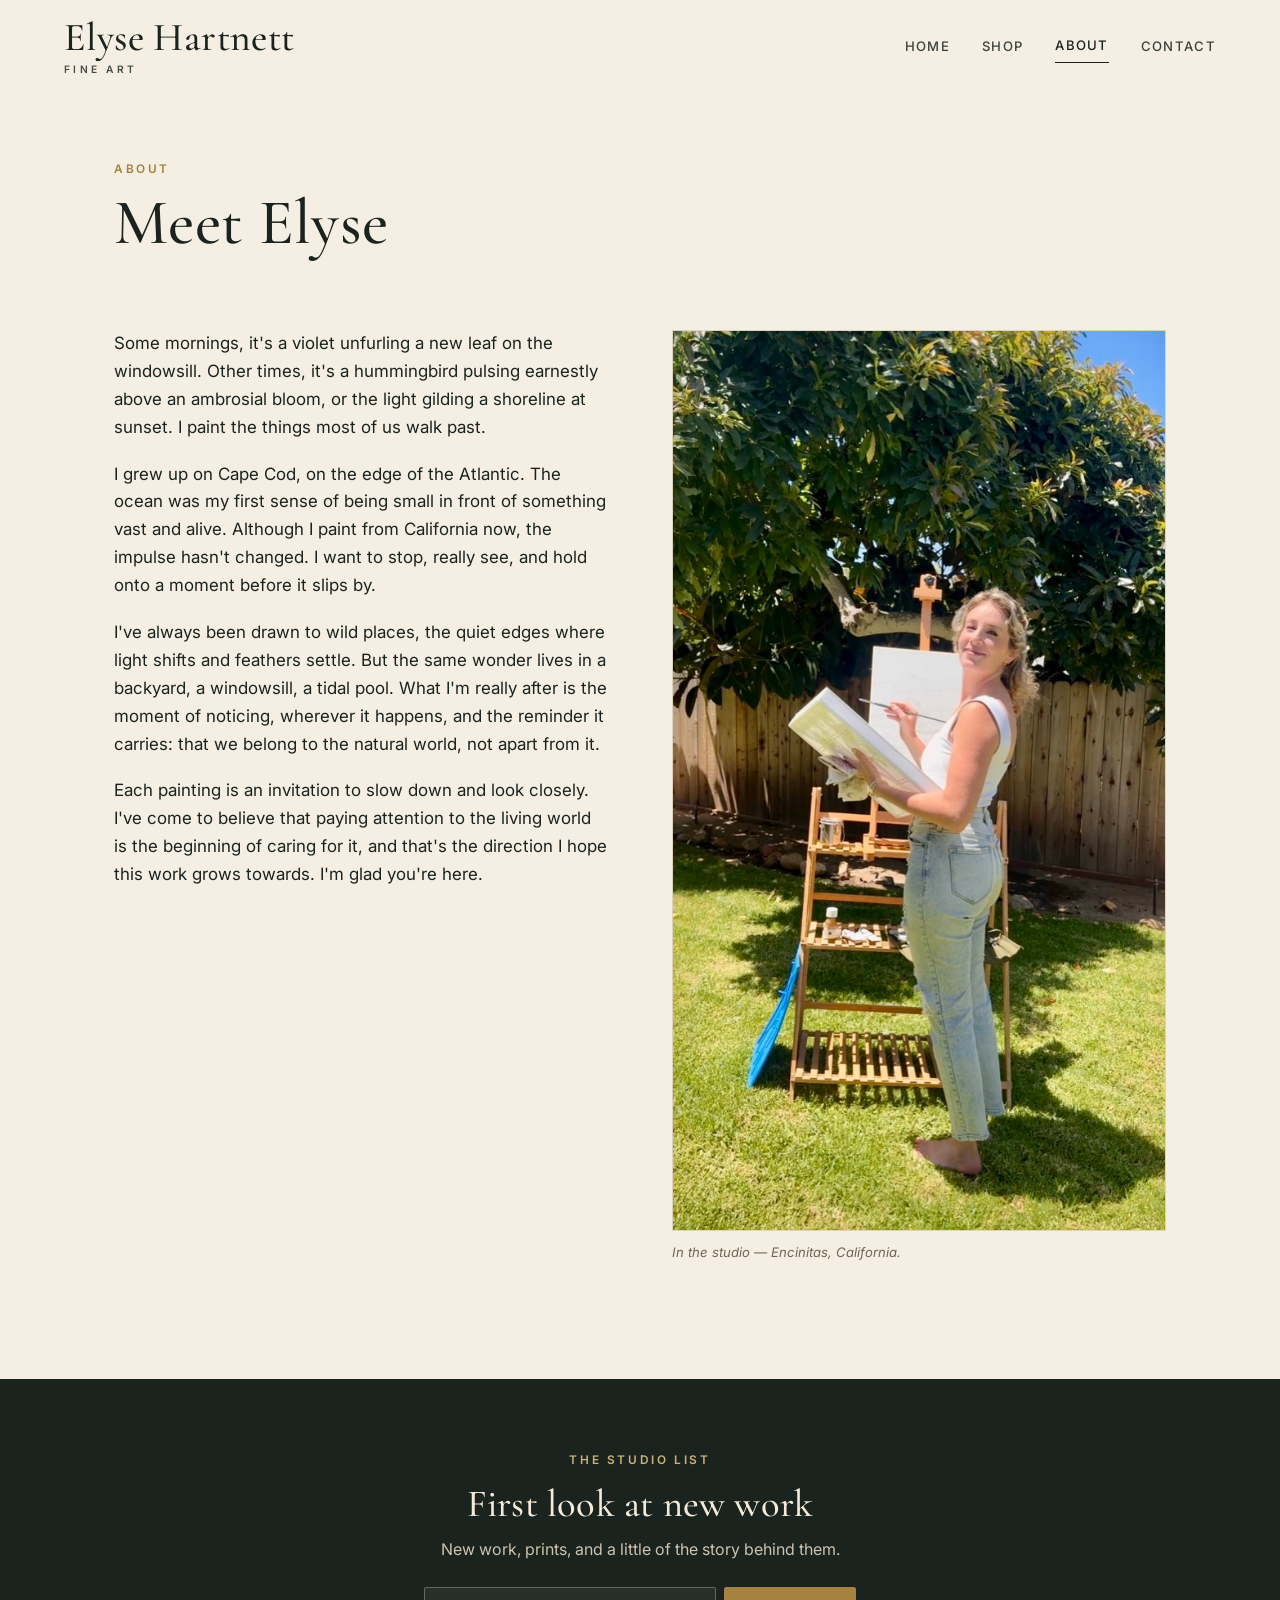
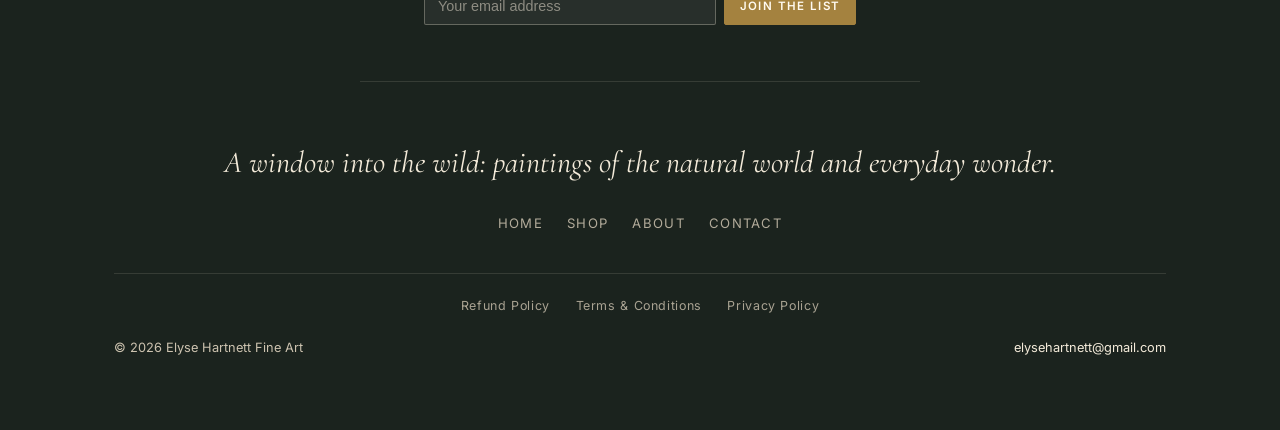
<file: about.html>
<!DOCTYPE html>
<html lang="en">
<head>
  <meta charset="UTF-8" />
  <meta name="viewport" content="width=device-width, initial-scale=1.0" />
  <title>About — Elyse Hartnett Fine Art</title>
  <meta name="description" content="Elyse Hartnett is a San Diego painter of the natural world and everyday wonder. Oil and watercolor work, and a window into the wild." />
  <link rel="canonical" href="https://elysehartnett.com/about" />
  <link rel="preconnect" href="https://fonts.googleapis.com" />
  <link rel="preconnect" href="https://fonts.gstatic.com" crossorigin />
  <link href="https://fonts.googleapis.com/css2?family=Cormorant+Garamond:ital,wght@0,400;0,500;0,600;1,400;1,500&family=Inter:wght@400;500;600&display=swap" rel="stylesheet" />
  <link rel="stylesheet" href="assets/css/style.css" />
</head>
<body>

  <header class="nav nav--light" id="nav">
    <a class="nav__brand" href="index.html">
      <span class="nav__brand-name">Elyse Hartnett</span>
      <span class="nav__brand-sub">Fine Art</span>
    </a>
    <button class="nav__toggle" id="navToggle" aria-label="Menu" aria-expanded="false"><span></span><span></span><span></span></button>
    <nav class="nav__links" id="navLinks">
      <a href="index.html">Home</a>
      <a href="shop.html">Shop</a>
      <a href="about.html" class="is-active">About</a>
      <a href="contact.html">Contact</a>
    </nav>
  </header>

  <section class="pagehead wrap">
    <p class="eyebrow">About</p>
    <h1>Meet Elyse</h1>
  </section>

  <section class="section" style="padding-top: clamp(1rem,2vw,2rem)">
    <div class="wrap about-grid">
      <div class="prose">
        <p>Some mornings, it's a violet unfurling a new leaf on the windowsill. Other times, it's a hummingbird pulsing earnestly above an ambrosial bloom, or the light gilding a shoreline at sunset. I paint the things most of us walk past.</p>

        <p>I grew up on Cape Cod, on the edge of the Atlantic. The ocean was my first sense of being small in front of something vast and alive. Although I paint from California now, the impulse hasn't changed. I want to stop, really see, and hold onto a moment before it slips by.</p>

        <p>I've always been drawn to wild places, the quiet edges where light shifts and feathers settle. But the same wonder lives in a backyard, a windowsill, a tidal pool. What I'm really after is the moment of noticing, wherever it happens, and the reminder it carries: that we belong to the natural world, not apart from it.</p>

        <p>Each painting is an invitation to slow down and look closely. I've come to believe that paying attention to the living world is the beginning of caring for it, and that's the direction I hope this work grows towards. I'm glad you're here.</p>
      </div>

      <figure class="about-figure">
        <img src="assets/img/web/elyse-painting.jpg" alt="Elyse Hartnett painting at an easel in her garden" />
        <figcaption>In the studio — Encinitas, California.</figcaption>
      </figure>
    </div>
  </section>

  <footer class="footer">
    <div class="wrap">
      <div class="footer__cta">
        <span class="eyebrow on-dark">The studio list</span>
        <h3 class="footer__cta-title">First look at new work</h3>
        <p class="footer__cta-sub">New work, prints, and a little of the story behind them.</p>
        <form class="footer__signup" name="newsletter" method="POST" data-netlify="true" netlify-honeypot="bot-field" data-confirm="You're on the list — thank you.">
          <input type="hidden" name="form-name" value="newsletter" />
          <p hidden><label>Don't fill this out: <input name="bot-field" /></label></p>
          <div class="footer__signup-row">
            <input id="f-email" type="email" name="email" placeholder="Your email address" required aria-label="Your email" />
            <button class="btn" type="submit">Join the list</button>
          </div>
        </form>
      </div>
      <div class="footer__top">
        <p class="footer__brandline">A window into the wild: paintings of the natural world and everyday wonder.</p>
        <nav class="footer__nav">
          <a href="index.html">Home</a>
          <a href="shop.html">Shop</a>
          <a href="about.html">About</a>
          <a href="contact.html">Contact</a>
        </nav>
      </div>
      <div class="footer__legal">
        <a href="refund.html">Refund Policy</a>
        <a href="terms.html">Terms &amp; Conditions</a>
        <a href="privacy.html">Privacy Policy</a>
      </div>
      <div class="footer__bottom">
        <span>&copy; 2026 Elyse Hartnett Fine Art</span>
        <a href="mailto:elysehartnett@gmail.com">elysehartnett@gmail.com</a>
      </div>
    </div>
  </footer>

  <script src="assets/js/main.js"></script>
</body>
</html>
</file>
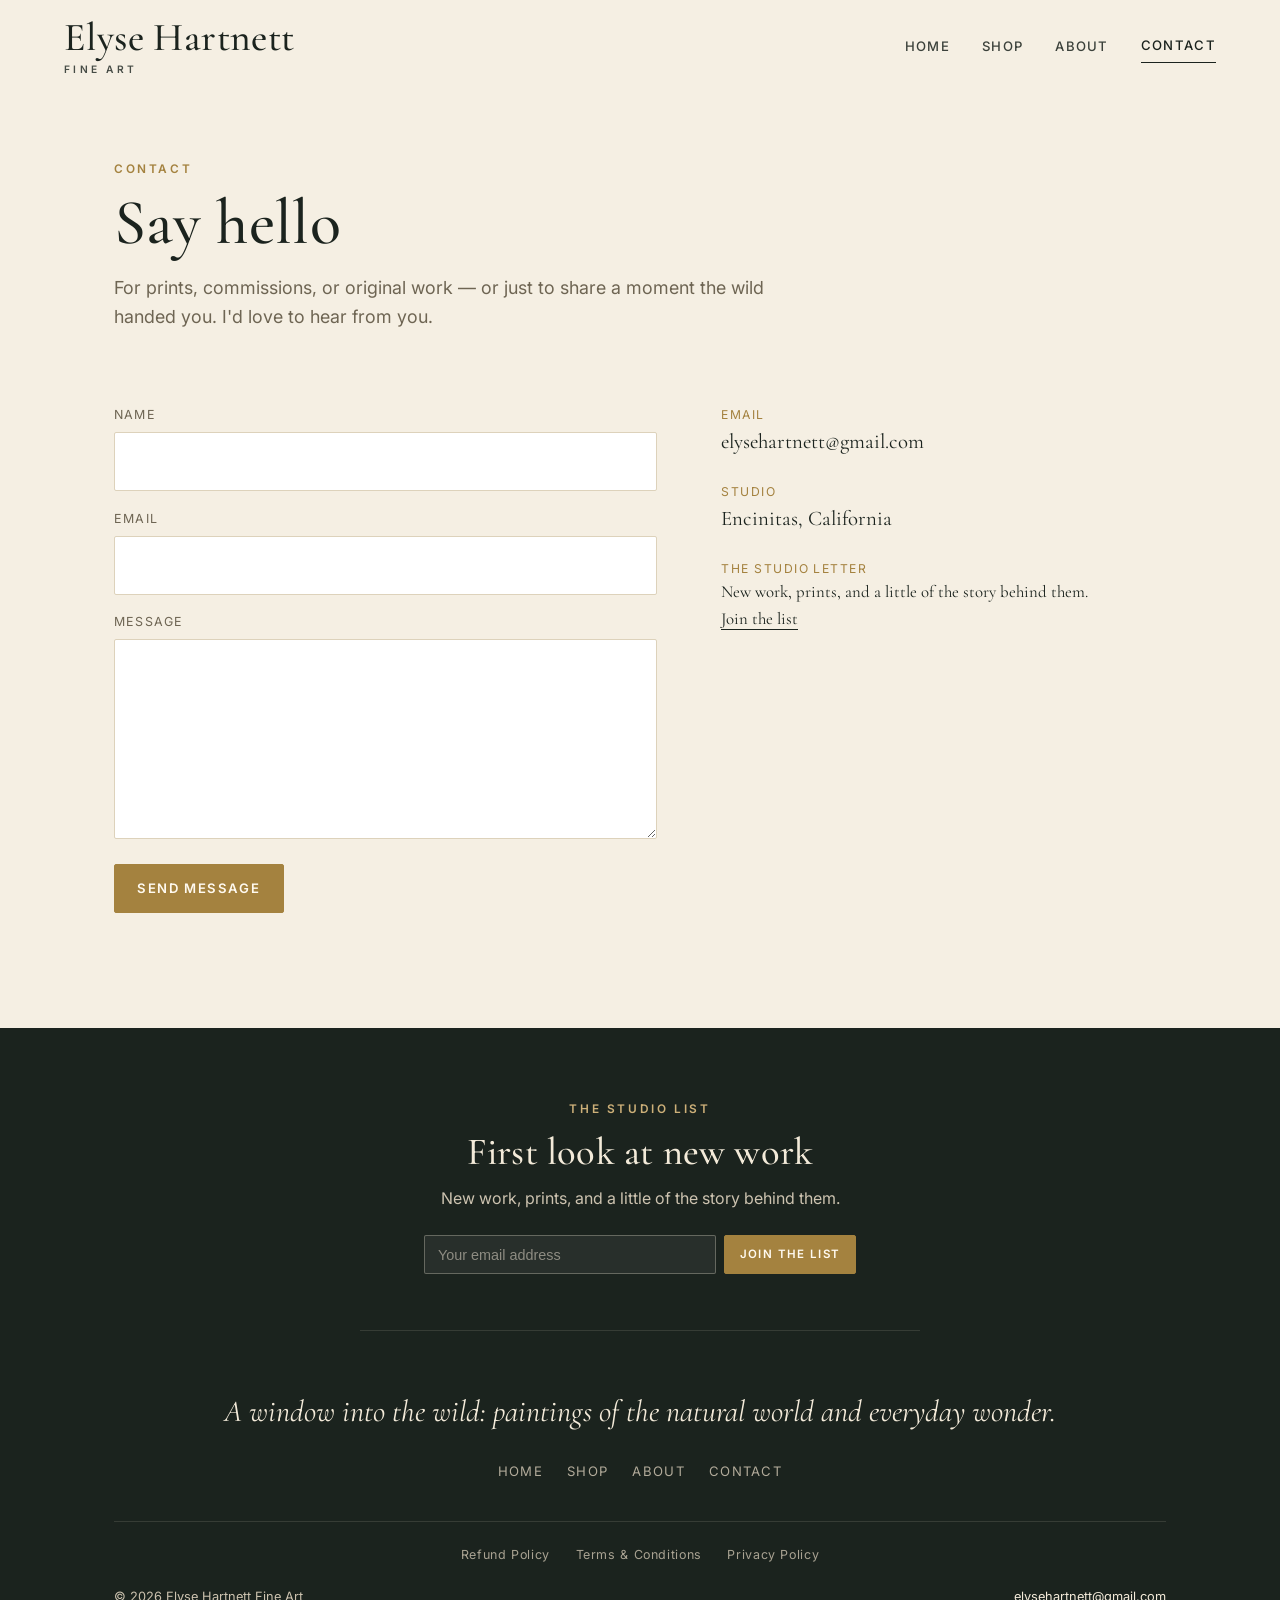
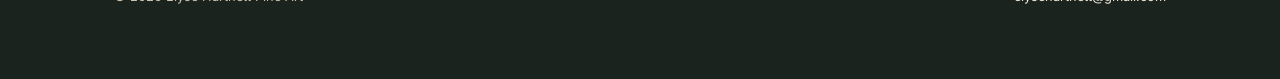
<file: contact.html>
<!DOCTYPE html>
<html lang="en">
<head>
  <meta charset="UTF-8" />
  <meta name="viewport" content="width=device-width, initial-scale=1.0" />
  <title>Contact — Elyse Hartnett Fine Art</title>
  <meta name="description" content="Get in touch with San Diego artist Elyse Hartnett about prints, commissions, or original work." />
  <link rel="canonical" href="https://elysehartnett.com/contact" />
  <link rel="preconnect" href="https://fonts.googleapis.com" />
  <link rel="preconnect" href="https://fonts.gstatic.com" crossorigin />
  <link href="https://fonts.googleapis.com/css2?family=Cormorant+Garamond:ital,wght@0,400;0,500;0,600;1,400;1,500&family=Inter:wght@400;500;600&display=swap" rel="stylesheet" />
  <link rel="stylesheet" href="assets/css/style.css" />
</head>
<body>

  <header class="nav nav--light" id="nav">
    <a class="nav__brand" href="index.html">
      <span class="nav__brand-name">Elyse Hartnett</span>
      <span class="nav__brand-sub">Fine Art</span>
    </a>
    <button class="nav__toggle" id="navToggle" aria-label="Menu" aria-expanded="false"><span></span><span></span><span></span></button>
    <nav class="nav__links" id="navLinks">
      <a href="index.html">Home</a>
      <a href="shop.html">Shop</a>
      <a href="about.html">About</a>
      <a href="contact.html" class="is-active">Contact</a>
    </nav>
  </header>

  <section class="pagehead wrap">
    <p class="eyebrow">Contact</p>
    <h1>Say hello</h1>
    <p class="lede">For prints, commissions, or original work — or just to share a moment the wild handed you. I'd love to hear from you.</p>
  </section>

  <section class="section" style="padding-top: clamp(1rem,2vw,2rem)">
    <div class="wrap contact-grid">
      <form name="contact" method="POST" data-netlify="true" netlify-honeypot="bot-field" data-confirm="Thank you — your note has landed. I'll write back soon.">
        <input type="hidden" name="form-name" value="contact" />
        <p hidden><label>Don't fill this out: <input name="bot-field" /></label></p>
        <div class="field">
          <label for="name">Name</label>
          <input id="name" type="text" name="name" required />
        </div>
        <div class="field">
          <label for="email">Email</label>
          <input id="email" type="email" name="email" required />
        </div>
        <div class="field">
          <label for="message">Message</label>
          <textarea id="message" name="message" rows="6" required></textarea>
        </div>
        <button class="btn" type="submit">Send message</button>
      </form>

      <aside>
        <div class="contact-detail">
          <p class="k">Email</p>
          <p class="v"><a href="mailto:elysehartnett@gmail.com">elysehartnett@gmail.com</a></p>
        </div>
        <div class="contact-detail">
          <p class="k">Studio</p>
          <p class="v">Encinitas, California</p>
        </div>
        <div class="contact-detail">
          <p class="k">The studio letter</p>
          <p class="v" style="font-size:1.05rem;line-height:1.6">New work, prints, and a little of the story behind them.<br /><a href="index.html#signup" style="border-bottom:1px solid currentColor">Join the list</a></p>
        </div>
      </aside>
    </div>
  </section>

  <footer class="footer">
    <div class="wrap">
      <div class="footer__cta">
        <span class="eyebrow on-dark">The studio list</span>
        <h3 class="footer__cta-title">First look at new work</h3>
        <p class="footer__cta-sub">New work, prints, and a little of the story behind them.</p>
        <form class="footer__signup" name="newsletter" method="POST" data-netlify="true" netlify-honeypot="bot-field" data-confirm="You're on the list — thank you.">
          <input type="hidden" name="form-name" value="newsletter" />
          <p hidden><label>Don't fill this out: <input name="bot-field" /></label></p>
          <div class="footer__signup-row">
            <input id="f-email" type="email" name="email" placeholder="Your email address" required aria-label="Your email" />
            <button class="btn" type="submit">Join the list</button>
          </div>
        </form>
      </div>
      <div class="footer__top">
        <p class="footer__brandline">A window into the wild: paintings of the natural world and everyday wonder.</p>
        <nav class="footer__nav">
          <a href="index.html">Home</a>
          <a href="shop.html">Shop</a>
          <a href="about.html">About</a>
          <a href="contact.html">Contact</a>
        </nav>
      </div>
      <div class="footer__legal">
        <a href="refund.html">Refund Policy</a>
        <a href="terms.html">Terms &amp; Conditions</a>
        <a href="privacy.html">Privacy Policy</a>
      </div>
      <div class="footer__bottom">
        <span>&copy; 2026 Elyse Hartnett Fine Art</span>
        <a href="mailto:elysehartnett@gmail.com">elysehartnett@gmail.com</a>
      </div>
    </div>
  </footer>

  <script src="assets/js/main.js"></script>
</body>
</html>
</file>
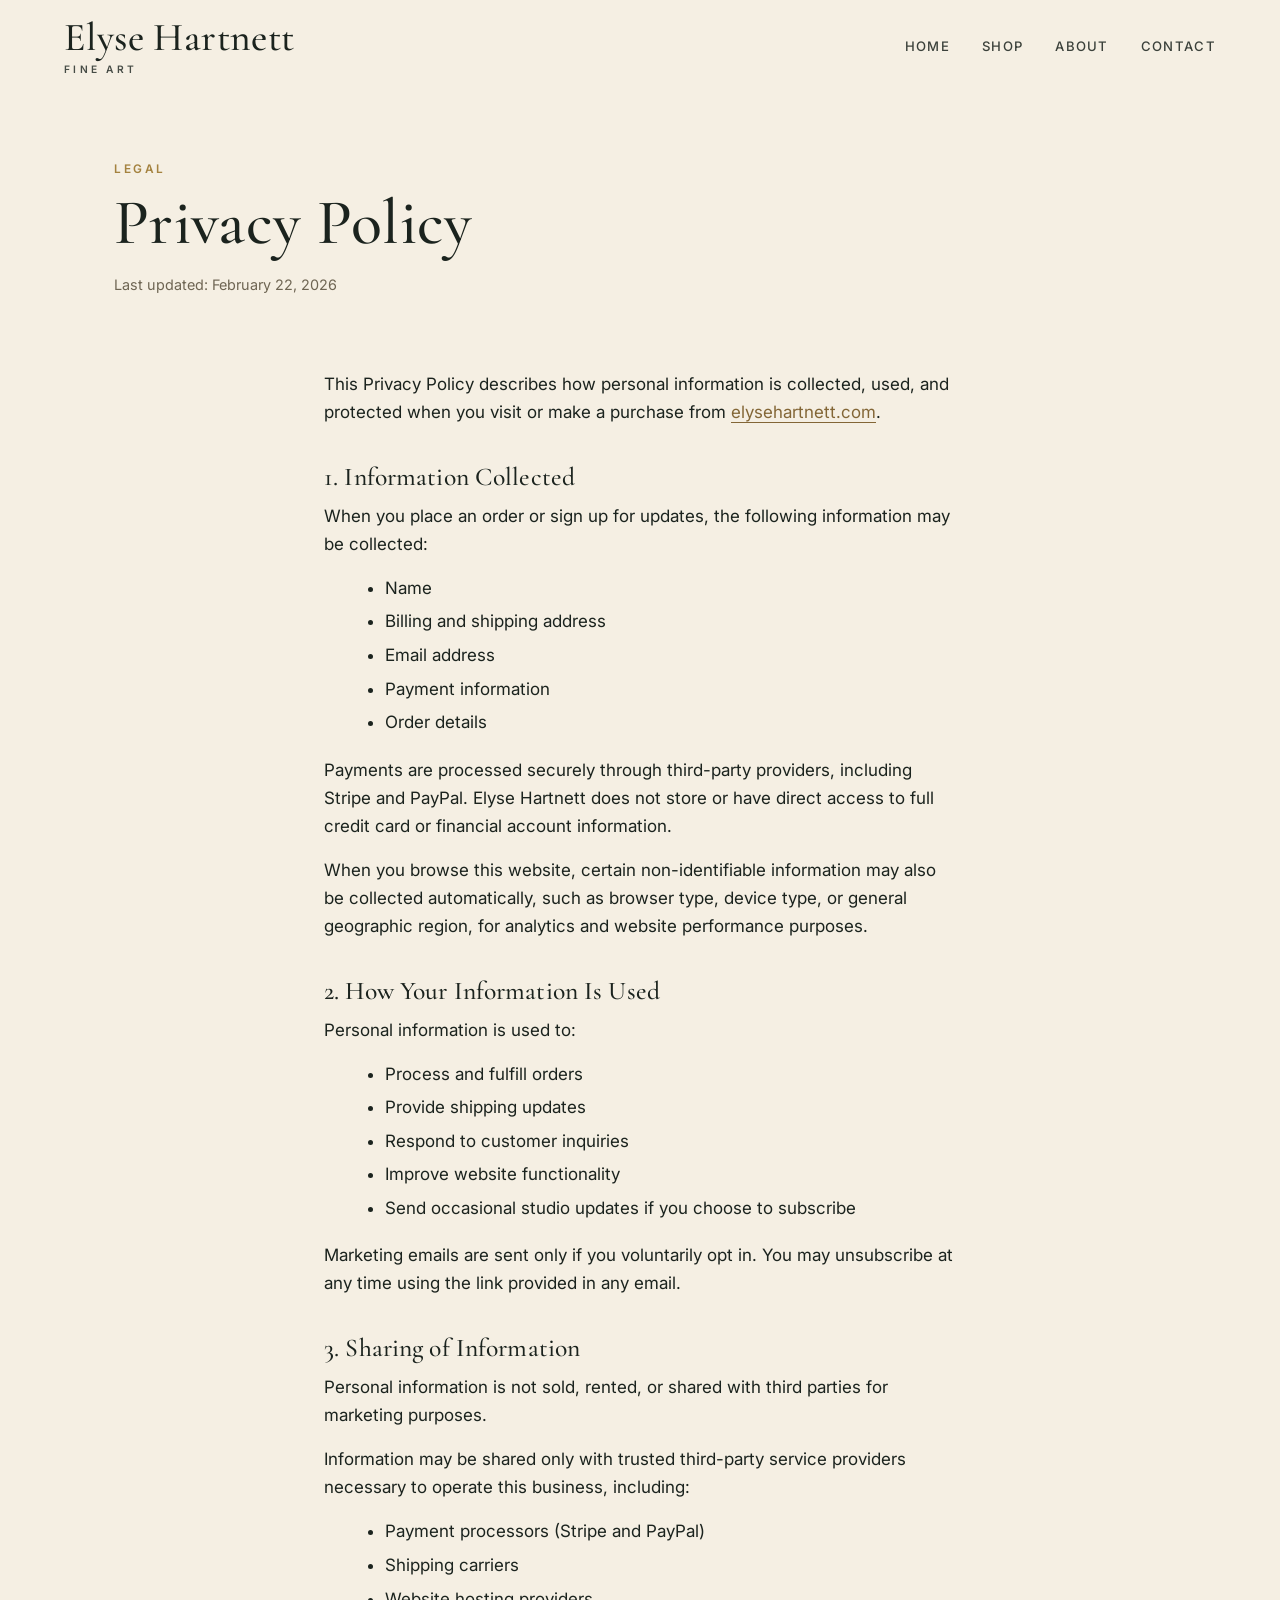
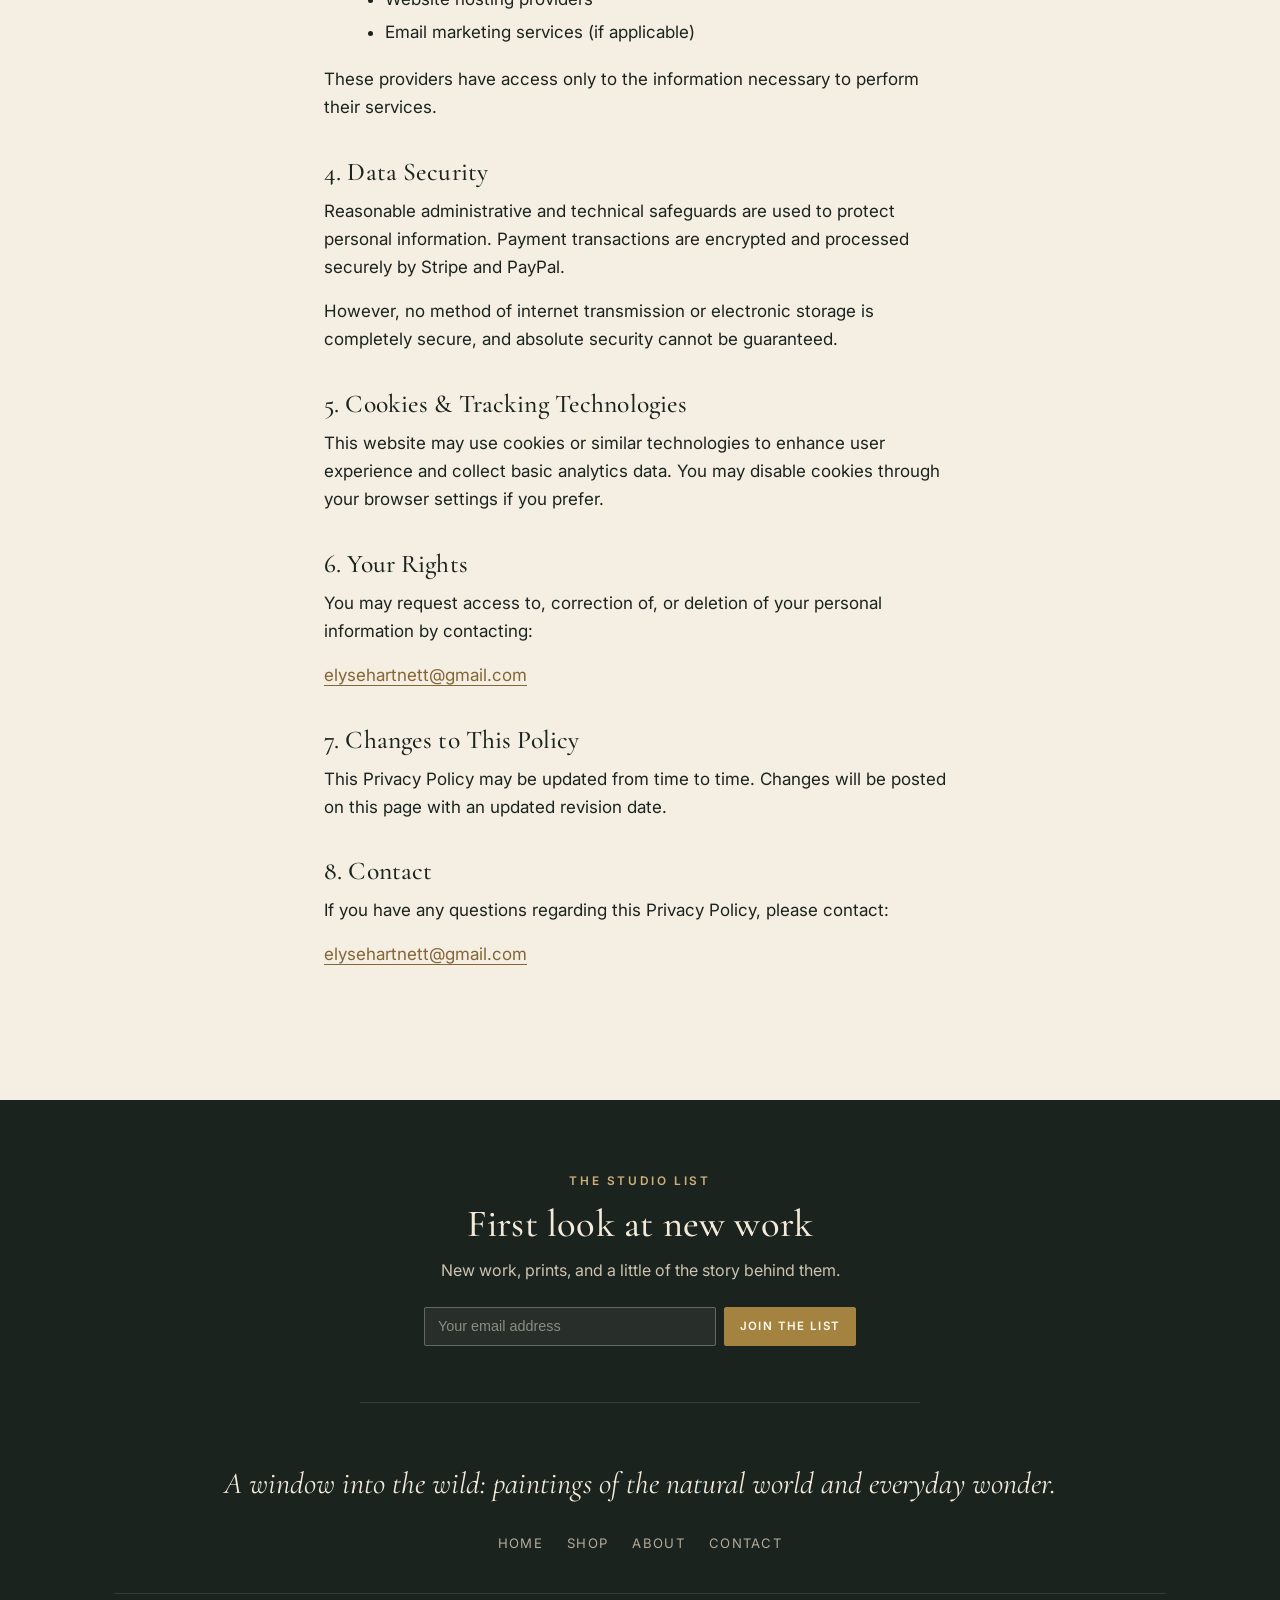
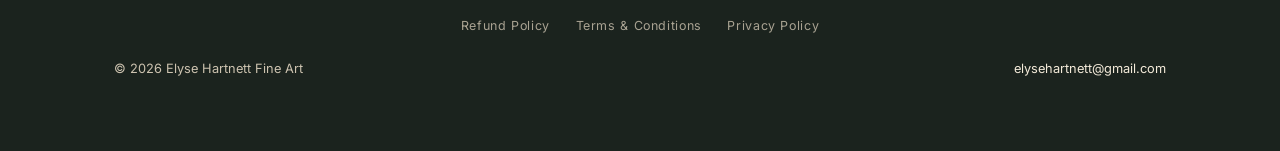
<file: privacy.html>
<!DOCTYPE html>
<html lang="en">
<head>
  <meta charset="UTF-8" />
  <meta name="viewport" content="width=device-width, initial-scale=1.0" />
  <title>Privacy Policy — Elyse Hartnett Fine Art</title>
  <meta name="description" content="Privacy policy for elysehartnett.com." />
  <link rel="canonical" href="https://elysehartnett.com/privacy" />
  <link rel="preconnect" href="https://fonts.googleapis.com" />
  <link rel="preconnect" href="https://fonts.gstatic.com" crossorigin />
  <link href="https://fonts.googleapis.com/css2?family=Cormorant+Garamond:ital,wght@0,400;0,500;0,600;1,400;1,500&family=Inter:wght@400;500;600&display=swap" rel="stylesheet" />
  <link rel="stylesheet" href="assets/css/style.css" />
</head>
<body>

  <header class="nav nav--light" id="nav">
    <a class="nav__brand" href="index.html">
      <span class="nav__brand-name">Elyse Hartnett</span>
      <span class="nav__brand-sub">Fine Art</span>
    </a>
    <button class="nav__toggle" id="navToggle" aria-label="Menu" aria-expanded="false"><span></span><span></span><span></span></button>
    <nav class="nav__links" id="navLinks">
      <a href="index.html">Home</a>
      <a href="shop.html">Shop</a>
      <a href="about.html">About</a>
      <a href="contact.html">Contact</a>
    </nav>
  </header>

  <section class="pagehead wrap">
    <p class="eyebrow">Legal</p>
    <h1>Privacy Policy</h1>
    <p class="legal__updated">Last updated: February 22, 2026</p>
  </section>

  <section class="section legal wrap" style="padding-top: clamp(1rem,2vw,2rem)">
    <p>This Privacy Policy describes how personal information is collected, used, and protected when you visit or make a purchase from <a href="https://elysehartnett.com">elysehartnett.com</a>.</p>

    <h2>1. Information Collected</h2>
    <p>When you place an order or sign up for updates, the following information may be collected:</p>
    <ul>
      <li>Name</li>
      <li>Billing and shipping address</li>
      <li>Email address</li>
      <li>Payment information</li>
      <li>Order details</li>
    </ul>
    <p>Payments are processed securely through third-party providers, including Stripe and PayPal. Elyse Hartnett does not store or have direct access to full credit card or financial account information.</p>
    <p>When you browse this website, certain non-identifiable information may also be collected automatically, such as browser type, device type, or general geographic region, for analytics and website performance purposes.</p>

    <h2>2. How Your Information Is Used</h2>
    <p>Personal information is used to:</p>
    <ul>
      <li>Process and fulfill orders</li>
      <li>Provide shipping updates</li>
      <li>Respond to customer inquiries</li>
      <li>Improve website functionality</li>
      <li>Send occasional studio updates if you choose to subscribe</li>
    </ul>
    <p>Marketing emails are sent only if you voluntarily opt in. You may unsubscribe at any time using the link provided in any email.</p>

    <h2>3. Sharing of Information</h2>
    <p>Personal information is not sold, rented, or shared with third parties for marketing purposes.</p>
    <p>Information may be shared only with trusted third-party service providers necessary to operate this business, including:</p>
    <ul>
      <li>Payment processors (Stripe and PayPal)</li>
      <li>Shipping carriers</li>
      <li>Website hosting providers</li>
      <li>Email marketing services (if applicable)</li>
    </ul>
    <p>These providers have access only to the information necessary to perform their services.</p>

    <h2>4. Data Security</h2>
    <p>Reasonable administrative and technical safeguards are used to protect personal information. Payment transactions are encrypted and processed securely by Stripe and PayPal.</p>
    <p>However, no method of internet transmission or electronic storage is completely secure, and absolute security cannot be guaranteed.</p>

    <h2>5. Cookies &amp; Tracking Technologies</h2>
    <p>This website may use cookies or similar technologies to enhance user experience and collect basic analytics data. You may disable cookies through your browser settings if you prefer.</p>

    <h2>6. Your Rights</h2>
    <p>You may request access to, correction of, or deletion of your personal information by contacting:</p>
    <p><a href="mailto:elysehartnett@gmail.com">elysehartnett@gmail.com</a></p>

    <h2>7. Changes to This Policy</h2>
    <p>This Privacy Policy may be updated from time to time. Changes will be posted on this page with an updated revision date.</p>

    <h2>8. Contact</h2>
    <p>If you have any questions regarding this Privacy Policy, please contact:</p>
    <p><a href="mailto:elysehartnett@gmail.com">elysehartnett@gmail.com</a></p>
  </section>

  <footer class="footer">
    <div class="wrap">
      <div class="footer__cta">
        <span class="eyebrow on-dark">The studio list</span>
        <h3 class="footer__cta-title">First look at new work</h3>
        <p class="footer__cta-sub">New work, prints, and a little of the story behind them.</p>
        <form class="footer__signup" name="newsletter" method="POST" data-netlify="true" netlify-honeypot="bot-field" data-confirm="You're on the list — thank you.">
          <input type="hidden" name="form-name" value="newsletter" />
          <p hidden><label>Don't fill this out: <input name="bot-field" /></label></p>
          <div class="footer__signup-row">
            <input id="f-email" type="email" name="email" placeholder="Your email address" required aria-label="Your email" />
            <button class="btn" type="submit">Join the list</button>
          </div>
        </form>
      </div>
      <div class="footer__top">
        <p class="footer__brandline">A window into the wild: paintings of the natural world and everyday wonder.</p>
        <nav class="footer__nav">
          <a href="index.html">Home</a>
          <a href="shop.html">Shop</a>
          <a href="about.html">About</a>
          <a href="contact.html">Contact</a>
        </nav>
      </div>
      <div class="footer__legal">
        <a href="refund.html">Refund Policy</a>
        <a href="terms.html">Terms &amp; Conditions</a>
        <a href="privacy.html">Privacy Policy</a>
      </div>
      <div class="footer__bottom">
        <span>&copy; 2026 Elyse Hartnett Fine Art</span>
        <a href="mailto:elysehartnett@gmail.com">elysehartnett@gmail.com</a>
      </div>
    </div>
  </footer>

  <script src="assets/js/main.js"></script>
</body>
</html>
</file>
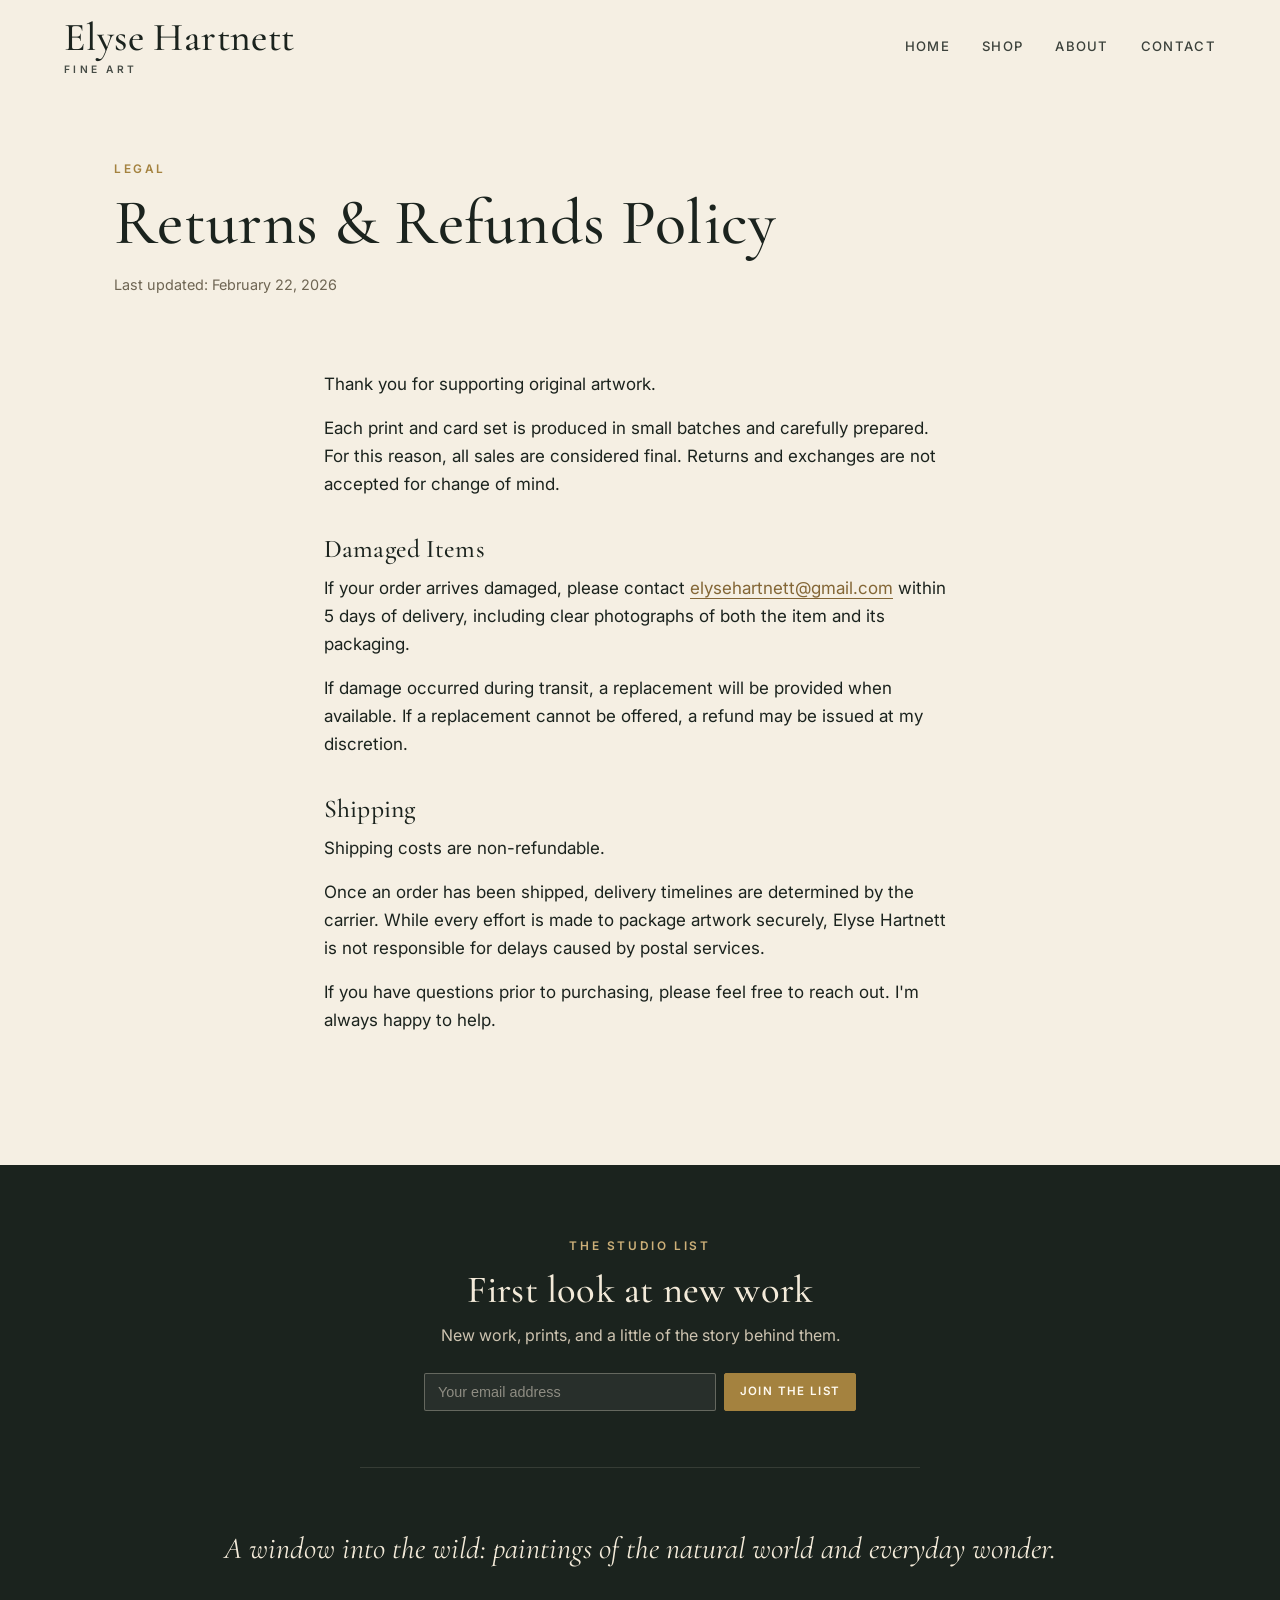
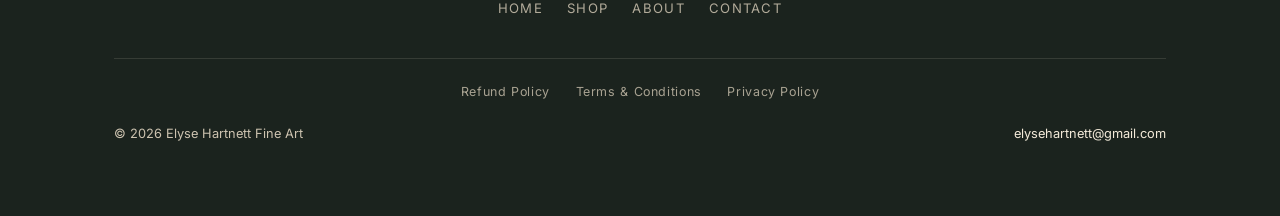
<file: refund.html>
<!DOCTYPE html>
<html lang="en">
<head>
  <meta charset="UTF-8" />
  <meta name="viewport" content="width=device-width, initial-scale=1.0" />
  <title>Returns &amp; Refunds Policy — Elyse Hartnett Fine Art</title>
  <meta name="description" content="Returns and refunds policy for Elyse Hartnett Fine Art." />
  <link rel="canonical" href="https://elysehartnett.com/refund" />
  <link rel="preconnect" href="https://fonts.googleapis.com" />
  <link rel="preconnect" href="https://fonts.gstatic.com" crossorigin />
  <link href="https://fonts.googleapis.com/css2?family=Cormorant+Garamond:ital,wght@0,400;0,500;0,600;1,400;1,500&family=Inter:wght@400;500;600&display=swap" rel="stylesheet" />
  <link rel="stylesheet" href="assets/css/style.css" />
</head>
<body>

  <header class="nav nav--light" id="nav">
    <a class="nav__brand" href="index.html">
      <span class="nav__brand-name">Elyse Hartnett</span>
      <span class="nav__brand-sub">Fine Art</span>
    </a>
    <button class="nav__toggle" id="navToggle" aria-label="Menu" aria-expanded="false"><span></span><span></span><span></span></button>
    <nav class="nav__links" id="navLinks">
      <a href="index.html">Home</a>
      <a href="shop.html">Shop</a>
      <a href="about.html">About</a>
      <a href="contact.html">Contact</a>
    </nav>
  </header>

  <section class="pagehead wrap">
    <p class="eyebrow">Legal</p>
    <h1>Returns &amp; Refunds Policy</h1>
    <p class="legal__updated">Last updated: February 22, 2026</p>
  </section>

  <section class="section legal wrap" style="padding-top: clamp(1rem,2vw,2rem)">
    <p>Thank you for supporting original artwork.</p>

    <p>Each print and card set is produced in small batches and carefully prepared. For this reason, all sales are considered final. Returns and exchanges are not accepted for change of mind.</p>

    <h2>Damaged Items</h2>
    <p>If your order arrives damaged, please contact <a href="mailto:elysehartnett@gmail.com">elysehartnett@gmail.com</a> within 5 days of delivery, including clear photographs of both the item and its packaging.</p>
    <p>If damage occurred during transit, a replacement will be provided when available. If a replacement cannot be offered, a refund may be issued at my discretion.</p>

    <h2>Shipping</h2>
    <p>Shipping costs are non-refundable.</p>
    <p>Once an order has been shipped, delivery timelines are determined by the carrier. While every effort is made to package artwork securely, Elyse Hartnett is not responsible for delays caused by postal services.</p>

    <p>If you have questions prior to purchasing, please feel free to reach out. I'm always happy to help.</p>
  </section>

  <footer class="footer">
    <div class="wrap">
      <div class="footer__cta">
        <span class="eyebrow on-dark">The studio list</span>
        <h3 class="footer__cta-title">First look at new work</h3>
        <p class="footer__cta-sub">New work, prints, and a little of the story behind them.</p>
        <form class="footer__signup" name="newsletter" method="POST" data-netlify="true" netlify-honeypot="bot-field" data-confirm="You're on the list — thank you.">
          <input type="hidden" name="form-name" value="newsletter" />
          <p hidden><label>Don't fill this out: <input name="bot-field" /></label></p>
          <div class="footer__signup-row">
            <input id="f-email" type="email" name="email" placeholder="Your email address" required aria-label="Your email" />
            <button class="btn" type="submit">Join the list</button>
          </div>
        </form>
      </div>
      <div class="footer__top">
        <p class="footer__brandline">A window into the wild: paintings of the natural world and everyday wonder.</p>
        <nav class="footer__nav">
          <a href="index.html">Home</a>
          <a href="shop.html">Shop</a>
          <a href="about.html">About</a>
          <a href="contact.html">Contact</a>
        </nav>
      </div>
      <div class="footer__legal">
        <a href="refund.html">Refund Policy</a>
        <a href="terms.html">Terms &amp; Conditions</a>
        <a href="privacy.html">Privacy Policy</a>
      </div>
      <div class="footer__bottom">
        <span>&copy; 2026 Elyse Hartnett Fine Art</span>
        <a href="mailto:elysehartnett@gmail.com">elysehartnett@gmail.com</a>
      </div>
    </div>
  </footer>

  <script src="assets/js/main.js"></script>
</body>
</html>
</file>
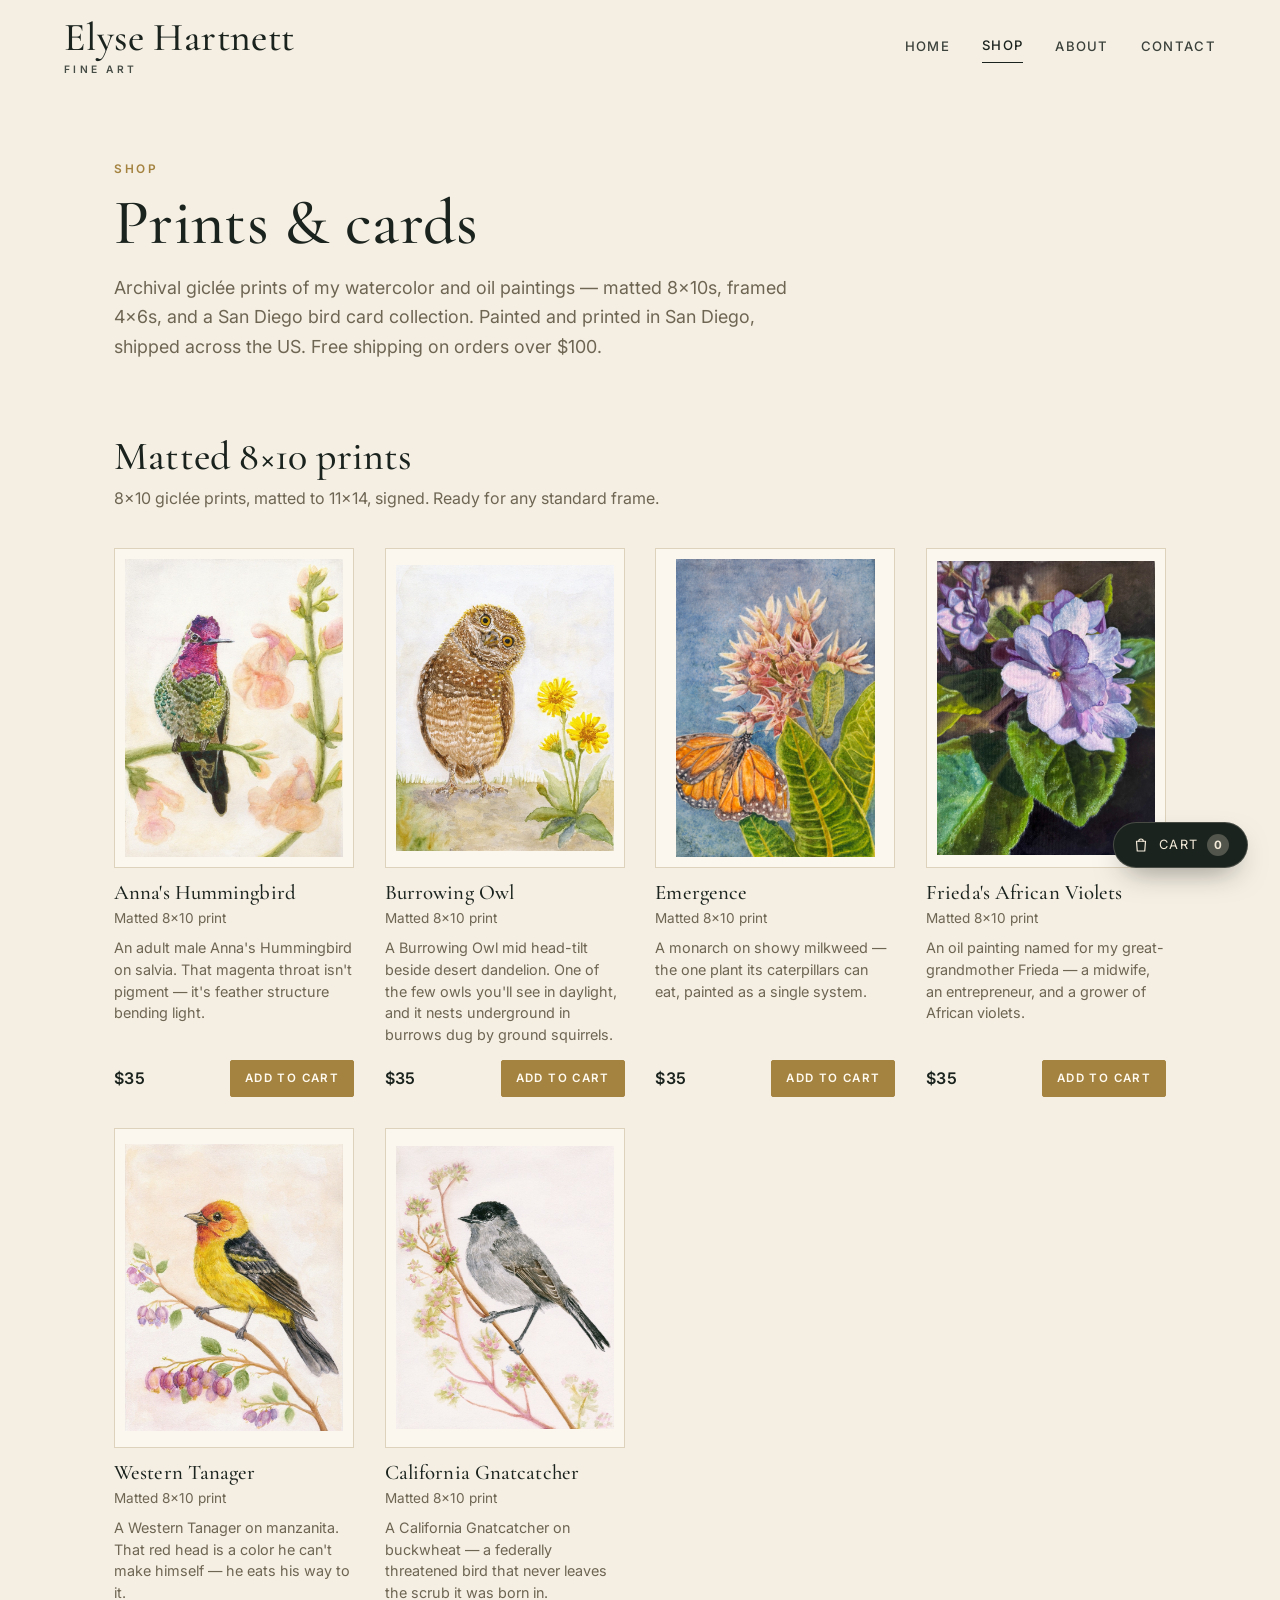
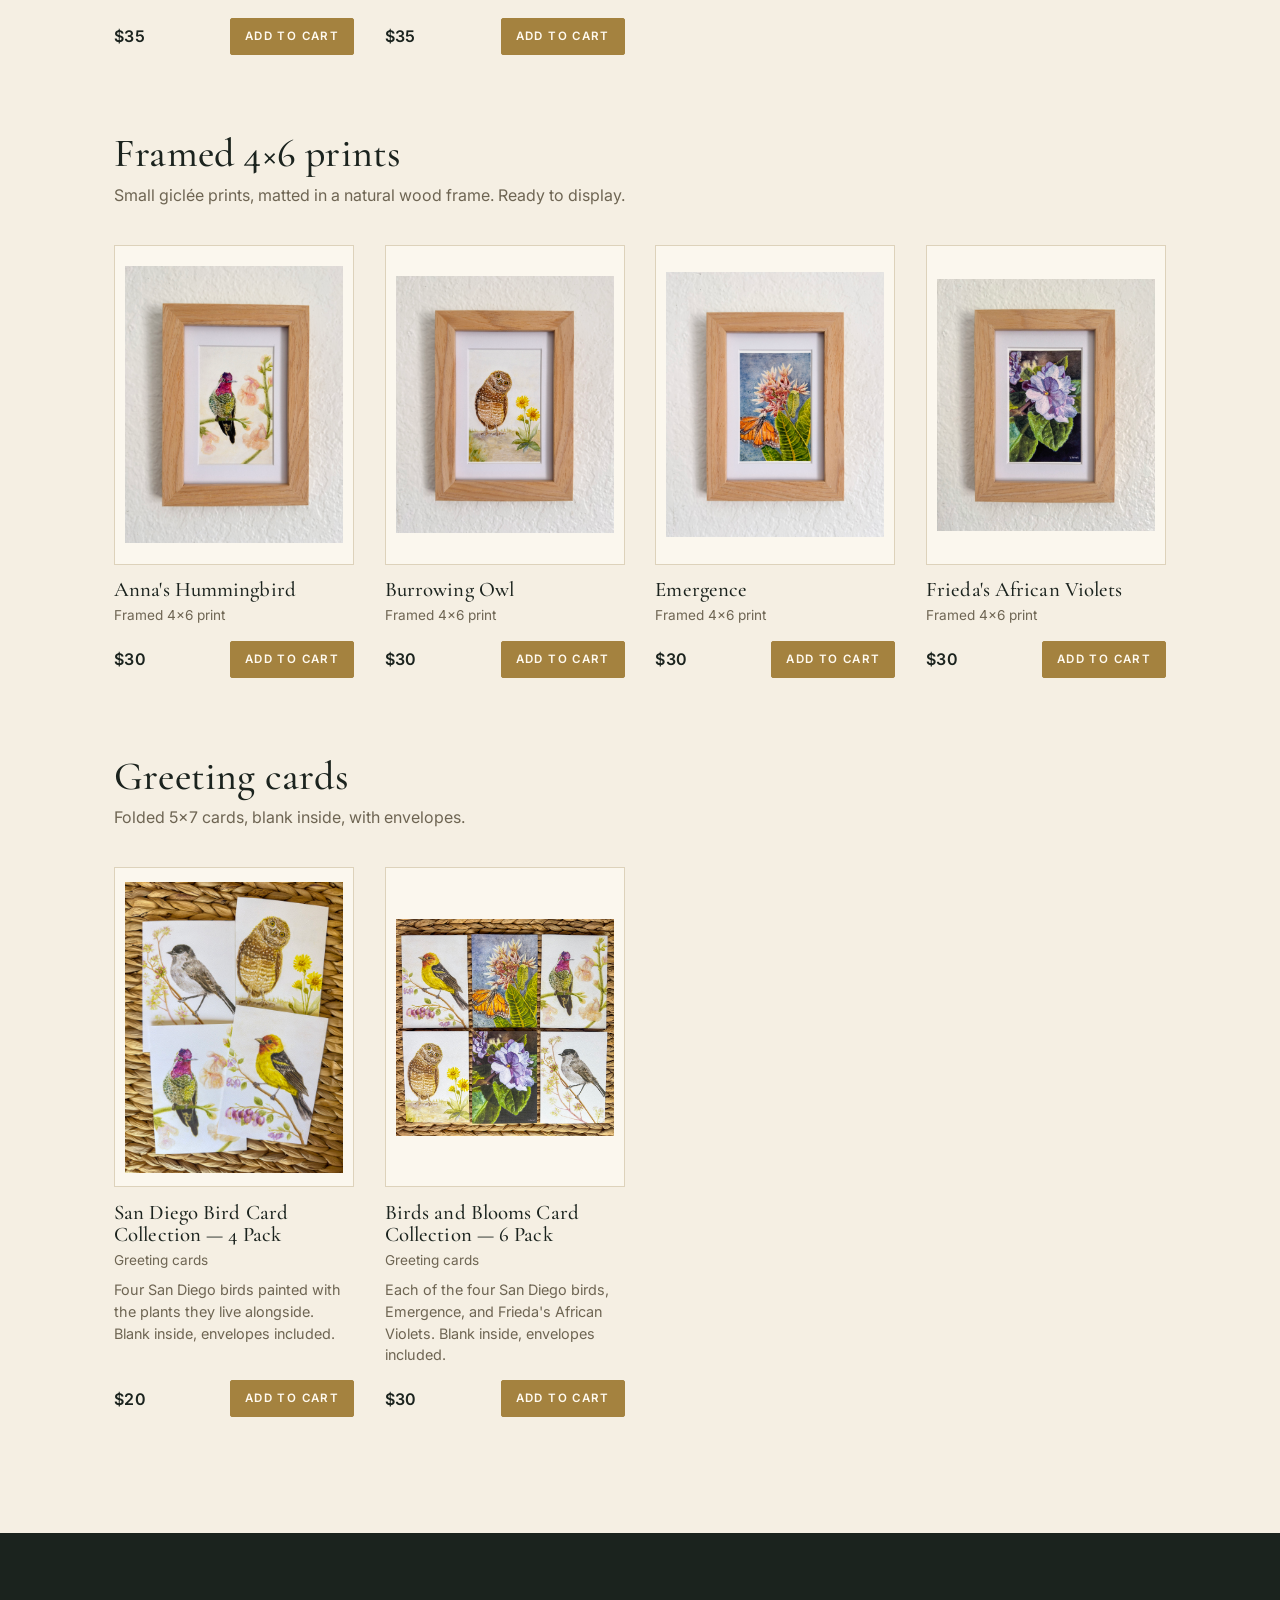
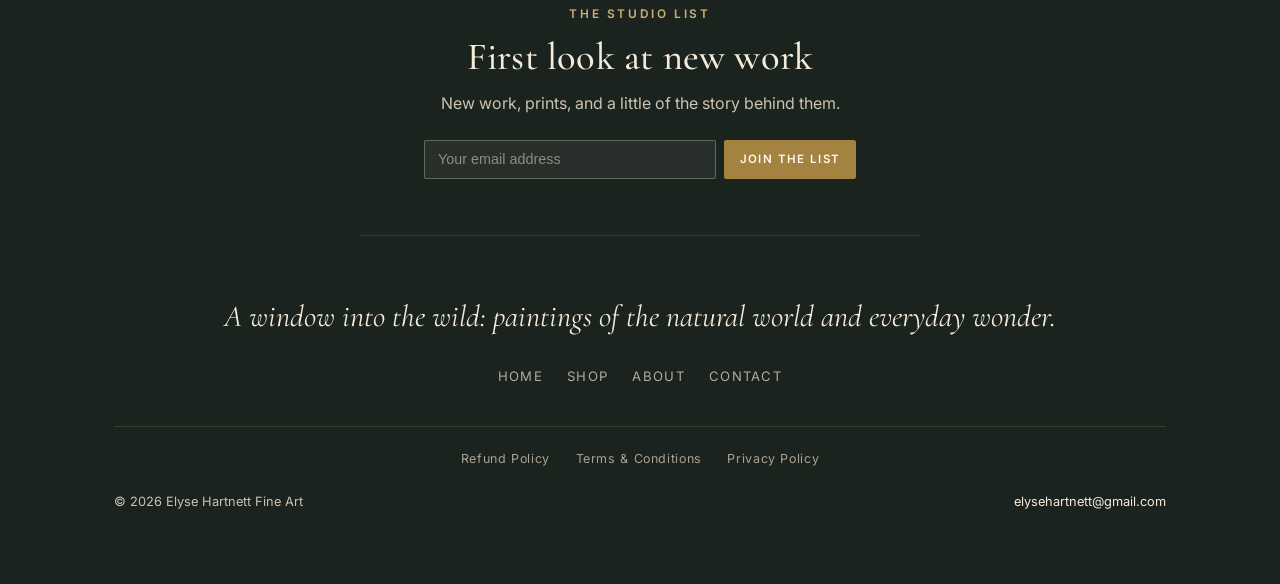
<file: shop.html>
<!DOCTYPE html>
<html lang="en">
<head>
  <meta charset="UTF-8" />
  <meta name="viewport" content="width=device-width, initial-scale=1.0" />
  <title>Shop — Elyse Hartnett Fine Art</title>
  <meta name="description" content="Archival giclée prints of Elyse Hartnett's bird and botanical paintings — matted 8x10 prints, small framed 4x6 prints, and a bird card set. Painted in watercolor and oil, printed in San Diego, shipped across the US." />
  <link rel="canonical" href="https://elysehartnett.com/shop" />
  <link rel="preconnect" href="https://fonts.googleapis.com" />
  <link rel="preconnect" href="https://fonts.gstatic.com" crossorigin />
  <link href="https://fonts.googleapis.com/css2?family=Cormorant+Garamond:ital,wght@0,400;0,500;0,600;1,400;1,500&family=Inter:wght@400;500;600&display=swap" rel="stylesheet" />
  <link rel="stylesheet" href="assets/css/style.css" />
</head>
<body>

  <header class="nav nav--light" id="nav">
    <a class="nav__brand" href="index.html">
      <span class="nav__brand-name">Elyse Hartnett</span>
      <span class="nav__brand-sub">Fine Art</span>
    </a>
    <button class="nav__toggle" id="navToggle" aria-label="Menu" aria-expanded="false"><span></span><span></span><span></span></button>
    <nav class="nav__links" id="navLinks">
      <a href="index.html">Home</a>
      <a href="shop.html" class="is-active">Shop</a>
      <a href="about.html">About</a>
      <a href="contact.html">Contact</a>
    </nav>
  </header>

  <section class="pagehead wrap">
    <p class="eyebrow">Shop</p>
    <h1>Prints &amp; cards</h1>
    <p class="lede">Archival giclée prints of my watercolor and oil paintings — matted 8&times;10s, framed 4&times;6s, and a San Diego bird card collection. Painted and printed in San Diego, shipped across the US. Free shipping on orders over $100.</p>
  </section>

  <section class="section" style="padding-top: clamp(1rem,2vw,2rem)">
    <div class="wrap">
      <div class="shop-banner" id="shopBanner" hidden></div>
      <div id="shop-grid"><p class="shop-error">Loading the shop&hellip;</p></div>
    </div>
  </section>

  <footer class="footer">
    <div class="wrap">
      <div class="footer__cta">
        <span class="eyebrow on-dark">The studio list</span>
        <h3 class="footer__cta-title">First look at new work</h3>
        <p class="footer__cta-sub">New work, prints, and a little of the story behind them.</p>
        <form class="footer__signup" name="newsletter" method="POST" data-netlify="true" netlify-honeypot="bot-field" data-confirm="You're on the list — thank you.">
          <input type="hidden" name="form-name" value="newsletter" />
          <p hidden><label>Don't fill this out: <input name="bot-field" /></label></p>
          <div class="footer__signup-row">
            <input id="f-email" type="email" name="email" placeholder="Your email address" required aria-label="Your email" />
            <button class="btn" type="submit">Join the list</button>
          </div>
        </form>
      </div>
      <div class="footer__top">
        <p class="footer__brandline">A window into the wild: paintings of the natural world and everyday wonder.</p>
        <nav class="footer__nav">
          <a href="index.html">Home</a>
          <a href="shop.html">Shop</a>
          <a href="about.html">About</a>
          <a href="contact.html">Contact</a>
        </nav>
      </div>
      <div class="footer__legal">
        <a href="refund.html">Refund Policy</a>
        <a href="terms.html">Terms &amp; Conditions</a>
        <a href="privacy.html">Privacy Policy</a>
      </div>
      <div class="footer__bottom">
        <span>&copy; 2026 Elyse Hartnett Fine Art</span>
        <a href="mailto:elysehartnett@gmail.com">elysehartnett@gmail.com</a>
      </div>
    </div>
  </footer>

  <!-- floating cart button -->
  <button class="cart-fab" type="button" data-cart-open aria-label="Open your cart">
    <svg viewBox="0 0 24 24" fill="none" stroke="currentColor" stroke-width="1.6" aria-hidden="true">
      <path d="M6 7h12l-1 13H7L6 7Z" stroke-linejoin="round" />
      <path d="M9 7a3 3 0 0 1 6 0" stroke-linecap="round" />
    </svg>
    <span>Cart</span>
    <span class="cart-fab__count is-empty" id="cartCount">0</span>
  </button>

  <!-- cart drawer -->
  <div class="cart" id="cart" hidden>
    <div class="cart__overlay" data-cart-close></div>
    <aside class="cart__panel" role="dialog" aria-modal="true" aria-label="Shopping cart">
      <div class="cart__head">
        <h2>Your cart</h2>
        <button class="cart__close" type="button" data-cart-close aria-label="Close cart">&times;</button>
      </div>
      <div class="cart__items" id="cartItems"></div>
      <div class="cart__foot" id="cartFoot"></div>
    </aside>
  </div>

  <!-- product detail modal -->
  <div class="pmodal" id="pmodal" hidden>
    <div class="pmodal__overlay" data-close></div>
    <div class="pmodal__panel" role="dialog" aria-modal="true" aria-labelledby="pmodalTitle">
      <button class="pmodal__close" type="button" data-close aria-label="Close">&times;</button>
      <div id="pmodalBody"></div>
    </div>
  </div>

  <script src="assets/js/main.js"></script>
  <script src="assets/js/shop.js"></script>
</body>
</html>
</file>
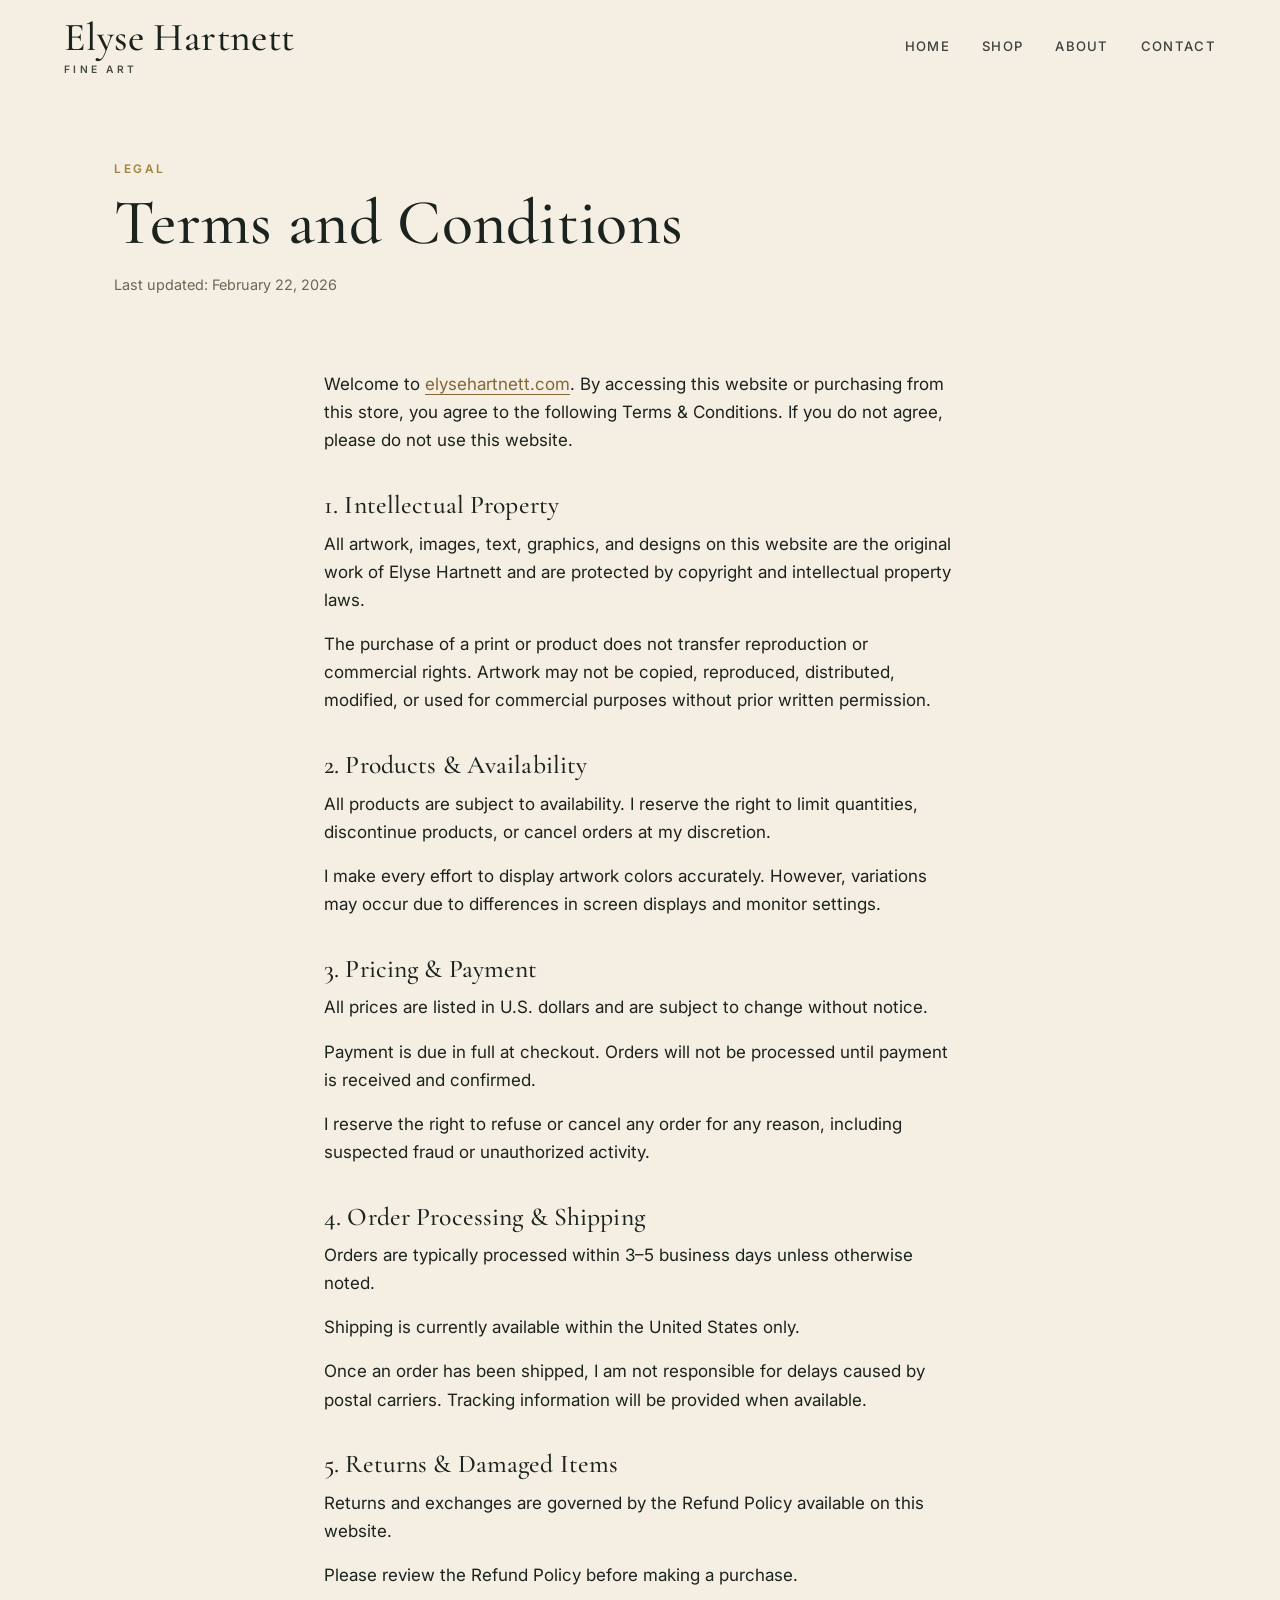
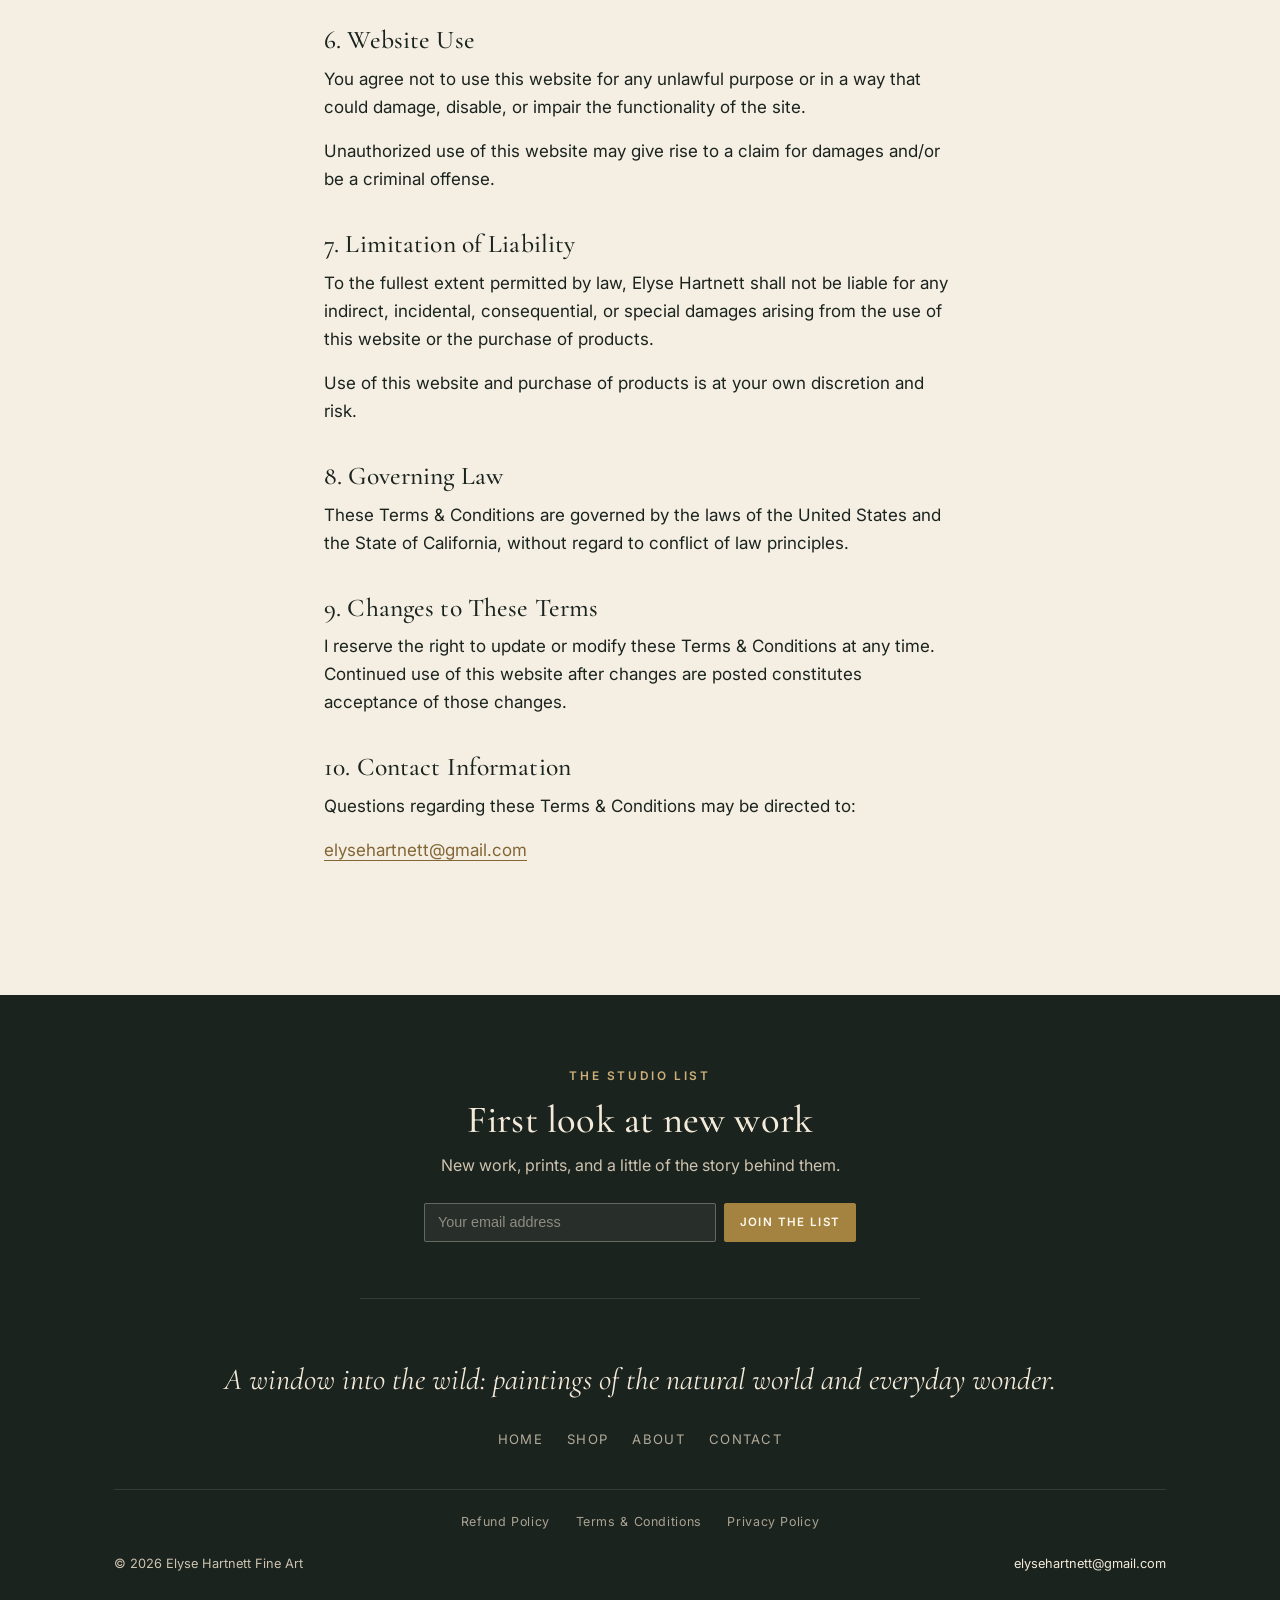
<file: terms.html>
<!DOCTYPE html>
<html lang="en">
<head>
  <meta charset="UTF-8" />
  <meta name="viewport" content="width=device-width, initial-scale=1.0" />
  <title>Terms and Conditions — Elyse Hartnett Fine Art</title>
  <meta name="description" content="Terms and conditions for elysehartnett.com." />
  <link rel="canonical" href="https://elysehartnett.com/terms" />
  <link rel="preconnect" href="https://fonts.googleapis.com" />
  <link rel="preconnect" href="https://fonts.gstatic.com" crossorigin />
  <link href="https://fonts.googleapis.com/css2?family=Cormorant+Garamond:ital,wght@0,400;0,500;0,600;1,400;1,500&family=Inter:wght@400;500;600&display=swap" rel="stylesheet" />
  <link rel="stylesheet" href="assets/css/style.css" />
</head>
<body>

  <header class="nav nav--light" id="nav">
    <a class="nav__brand" href="index.html">
      <span class="nav__brand-name">Elyse Hartnett</span>
      <span class="nav__brand-sub">Fine Art</span>
    </a>
    <button class="nav__toggle" id="navToggle" aria-label="Menu" aria-expanded="false"><span></span><span></span><span></span></button>
    <nav class="nav__links" id="navLinks">
      <a href="index.html">Home</a>
      <a href="shop.html">Shop</a>
      <a href="about.html">About</a>
      <a href="contact.html">Contact</a>
    </nav>
  </header>

  <section class="pagehead wrap">
    <p class="eyebrow">Legal</p>
    <h1>Terms and Conditions</h1>
    <p class="legal__updated">Last updated: February 22, 2026</p>
  </section>

  <section class="section legal wrap" style="padding-top: clamp(1rem,2vw,2rem)">
    <p>Welcome to <a href="https://elysehartnett.com">elysehartnett.com</a>. By accessing this website or purchasing from this store, you agree to the following Terms &amp; Conditions. If you do not agree, please do not use this website.</p>

    <h2>1. Intellectual Property</h2>
    <p>All artwork, images, text, graphics, and designs on this website are the original work of Elyse Hartnett and are protected by copyright and intellectual property laws.</p>
    <p>The purchase of a print or product does not transfer reproduction or commercial rights. Artwork may not be copied, reproduced, distributed, modified, or used for commercial purposes without prior written permission.</p>

    <h2>2. Products &amp; Availability</h2>
    <p>All products are subject to availability. I reserve the right to limit quantities, discontinue products, or cancel orders at my discretion.</p>
    <p>I make every effort to display artwork colors accurately. However, variations may occur due to differences in screen displays and monitor settings.</p>

    <h2>3. Pricing &amp; Payment</h2>
    <p>All prices are listed in U.S. dollars and are subject to change without notice.</p>
    <p>Payment is due in full at checkout. Orders will not be processed until payment is received and confirmed.</p>
    <p>I reserve the right to refuse or cancel any order for any reason, including suspected fraud or unauthorized activity.</p>

    <h2>4. Order Processing &amp; Shipping</h2>
    <p>Orders are typically processed within 3–5 business days unless otherwise noted.</p>
    <p>Shipping is currently available within the United States only.</p>
    <p>Once an order has been shipped, I am not responsible for delays caused by postal carriers. Tracking information will be provided when available.</p>

    <h2>5. Returns &amp; Damaged Items</h2>
    <p>Returns and exchanges are governed by the Refund Policy available on this website.</p>
    <p>Please review the Refund Policy before making a purchase.</p>

    <h2>6. Website Use</h2>
    <p>You agree not to use this website for any unlawful purpose or in a way that could damage, disable, or impair the functionality of the site.</p>
    <p>Unauthorized use of this website may give rise to a claim for damages and/or be a criminal offense.</p>

    <h2>7. Limitation of Liability</h2>
    <p>To the fullest extent permitted by law, Elyse Hartnett shall not be liable for any indirect, incidental, consequential, or special damages arising from the use of this website or the purchase of products.</p>
    <p>Use of this website and purchase of products is at your own discretion and risk.</p>

    <h2>8. Governing Law</h2>
    <p>These Terms &amp; Conditions are governed by the laws of the United States and the State of California, without regard to conflict of law principles.</p>

    <h2>9. Changes to These Terms</h2>
    <p>I reserve the right to update or modify these Terms &amp; Conditions at any time. Continued use of this website after changes are posted constitutes acceptance of those changes.</p>

    <h2>10. Contact Information</h2>
    <p>Questions regarding these Terms &amp; Conditions may be directed to:</p>
    <p><a href="mailto:elysehartnett@gmail.com">elysehartnett@gmail.com</a></p>
  </section>

  <footer class="footer">
    <div class="wrap">
      <div class="footer__cta">
        <span class="eyebrow on-dark">The studio list</span>
        <h3 class="footer__cta-title">First look at new work</h3>
        <p class="footer__cta-sub">New work, prints, and a little of the story behind them.</p>
        <form class="footer__signup" name="newsletter" method="POST" data-netlify="true" netlify-honeypot="bot-field" data-confirm="You're on the list — thank you.">
          <input type="hidden" name="form-name" value="newsletter" />
          <p hidden><label>Don't fill this out: <input name="bot-field" /></label></p>
          <div class="footer__signup-row">
            <input id="f-email" type="email" name="email" placeholder="Your email address" required aria-label="Your email" />
            <button class="btn" type="submit">Join the list</button>
          </div>
        </form>
      </div>
      <div class="footer__top">
        <p class="footer__brandline">A window into the wild: paintings of the natural world and everyday wonder.</p>
        <nav class="footer__nav">
          <a href="index.html">Home</a>
          <a href="shop.html">Shop</a>
          <a href="about.html">About</a>
          <a href="contact.html">Contact</a>
        </nav>
      </div>
      <div class="footer__legal">
        <a href="refund.html">Refund Policy</a>
        <a href="terms.html">Terms &amp; Conditions</a>
        <a href="privacy.html">Privacy Policy</a>
      </div>
      <div class="footer__bottom">
        <span>&copy; 2026 Elyse Hartnett Fine Art</span>
        <a href="mailto:elysehartnett@gmail.com">elysehartnett@gmail.com</a>
      </div>
    </div>
  </footer>

  <script src="assets/js/main.js"></script>
</body>
</html>
</file>
<file: assets/css/style.css>
/* =========================================================
   Elyse Hartnett Fine Art — A Window Into the Wild
   Design system: grounded · wild · atmospheric
   Deep forest/charcoal + warm sand/cream + muted gold
   ========================================================= */

:root {
  /* palette */
  --ink:        #1b231e;   /* near-black charcoal-green */
  --forest:     #283a2f;   /* deep forest */
  --moss:       #44563f;   /* mid green */
  --paper:      #f5efe3;   /* warm cream page */
  --paper-2:    #efe7d6;   /* deeper cream */
  --sand:       #e4d7bf;   /* sand */
  --clay:       #bd8460;   /* terracotta */
  --gold:       #a4823f;   /* muted gold accent */
  --gold-deep:  #836636;
  --violet:     #8d7bab;   /* soft echo of the hero painting */
  --cream-text: #f3ead9;   /* text on dark */
  --cream-dim:  #cdc3b0;   /* dim text on dark */
  --muted:      #6e6553;   /* muted text on light */
  --line:       #ddd2bb;   /* hairline on light */

  --maxw: 1180px;
  --gutter: clamp(1.25rem, 5vw, 4rem);

  --serif: "Cormorant Garamond", Georgia, "Times New Roman", serif;
  --sans:  "Inter", system-ui, -apple-system, "Segoe UI", sans-serif;

  --ease: cubic-bezier(.22,.61,.36,1);
}

/* ---------- reset ---------- */
*, *::before, *::after { box-sizing: border-box; }
* { margin: 0; }
html { -webkit-text-size-adjust: 100%; scroll-behavior: smooth; }
body {
  font-family: var(--sans);
  color: var(--ink);
  background: var(--paper);
  line-height: 1.65;
  font-size: 17px;
  -webkit-font-smoothing: antialiased;
  text-rendering: optimizeLegibility;
  overflow-x: hidden;
}
h1, h2, h3 { overflow-wrap: break-word; }
img { display: block; max-width: 100%; height: auto; -webkit-user-drag: none; user-select: none; -webkit-user-select: none; -webkit-touch-callout: none; }
a { color: inherit; text-decoration: none; }
button { font: inherit; cursor: pointer; }

/* ---------- type ---------- */
h1, h2, h3, h4 { font-family: var(--serif); font-weight: 500; line-height: 1.08; letter-spacing: .005em; }
h1 { font-size: clamp(2.9rem, 7vw, 5.4rem); }
h2 { font-size: clamp(2.1rem, 4.6vw, 3.4rem); }
h3 { font-size: clamp(1.4rem, 2.6vw, 1.9rem); }
p  { max-width: 62ch; }

.eyebrow {
  font-family: var(--sans);
  font-size: .74rem;
  font-weight: 600;
  letter-spacing: .22em;
  text-transform: uppercase;
  color: var(--gold);
}
.eyebrow.on-dark { color: #cdb079; }

.lede { font-size: 1.12rem; color: var(--muted); }

/* ---------- layout ---------- */
.wrap { width: 100%; max-width: var(--maxw); margin-inline: auto; padding-inline: var(--gutter); }
.section { padding-block: clamp(4rem, 9vw, 7.5rem); }
.center { text-align: center; }
.center p { margin-inline: auto; }
.stack > * + * { margin-top: 1.1rem; }

/* ---------- buttons ---------- */
.btn {
  display: inline-block;
  background: var(--gold);
  color: #fffaf0;
  padding: .95em 1.7em;
  font-size: .82rem;
  font-weight: 600;
  letter-spacing: .12em;
  text-transform: uppercase;
  border: 1px solid var(--gold);
  border-radius: 2px;
  transition: background .25s var(--ease), color .25s var(--ease), transform .25s var(--ease);
}
.btn:hover { background: var(--gold-deep); border-color: var(--gold-deep); }
.btn--ghost {
  background: transparent;
  color: var(--ink);
  border-color: var(--ink);
}
.btn--ghost:hover { background: var(--ink); color: var(--paper); }
.btn--ghost.on-dark { color: var(--cream-text); border-color: rgba(243,234,217,.5); }
.btn--ghost.on-dark:hover { background: var(--cream-text); color: var(--ink); }

/* ========================================================
   NAV
   ======================================================== */
.nav {
  position: fixed; inset: 0 0 auto 0; z-index: 50;
  display: flex; align-items: center; justify-content: space-between;
  padding: 1.15rem var(--gutter);
  transition: background .35s var(--ease), padding .35s var(--ease), box-shadow .35s var(--ease);
}
.nav__brand { display: inline-flex; flex-direction: column; line-height: 1; color: var(--cream-text); transition: color .35s var(--ease); }
.nav__brand-name { font-family: var(--serif); font-size: clamp(1.95rem, 3.1vw, 2.65rem); font-weight: 500; letter-spacing: .01em; }
.nav__brand-sub { font-family: var(--sans); font-size: .64rem; font-weight: 600; letter-spacing: .32em; text-transform: uppercase; margin-top: .4rem; opacity: .8; }
.nav__links { display: flex; gap: 2rem; align-items: center; }
.nav__links a {
  font-size: .82rem; font-weight: 500; letter-spacing: .1em; text-transform: uppercase;
  color: var(--cream-text); opacity: .85; transition: opacity .2s, color .35s var(--ease);
  padding-block: .3rem;
}
.nav__links a:hover { opacity: 1; }
.nav__links a.is-active { border-bottom: 1px solid currentColor; opacity: 1; }

/* solid state after scrolling past hero */
.nav.is-solid { background: rgba(245,239,227,.96); box-shadow: 0 1px 0 var(--line); padding-block: .85rem; backdrop-filter: blur(6px); }
.nav.is-solid .nav__brand,
.nav.is-solid .nav__links a { color: var(--ink); }

/* pages with a light header from the top */
.nav.nav--light .nav__brand,
.nav.nav--light .nav__links a { color: var(--ink); }

.nav__toggle { display: none; background: none; border: 0; width: 30px; height: 22px; position: relative; }
.nav__toggle span { position:absolute; left:0; right:0; height:2px; background: currentColor; color: var(--cream-text); transition: .3s var(--ease); }
.nav.is-solid .nav__toggle span, .nav.nav--light .nav__toggle span { color: var(--ink); }
.nav__toggle span:nth-child(1){ top:0; }
.nav__toggle span:nth-child(2){ top:10px; }
.nav__toggle span:nth-child(3){ top:20px; }

/* ========================================================
   HERO
   ======================================================== */
.hero {
  background: linear-gradient(160deg, #1b231e 0%, #243029 55%, #2c3a30 100%);
  color: var(--cream-text);
  display: grid;
  grid-template-columns: 1.02fr .98fr;
  min-height: 100vh;
  align-items: center;
}
.hero__content {
  padding: clamp(7rem,12vh,9rem) clamp(1.5rem,4vw,4rem) clamp(3rem,8vh,5rem) var(--gutter);
}
.hero__content h1 { margin: .5rem 0 1.1rem; font-size: clamp(2.5rem, 4.5vw, 3.7rem); }
.hero__content h1 em { font-style: italic; color: #c9b48a; white-space: nowrap; }
.hero__sub { font-size: 1.16rem; color: var(--cream-dim); max-width: 40ch; line-height: 1.6; }
.hero__sub--2 { margin-top: 1rem; }
.hero__sub .fade-ex { color: var(--cream-text); }
.signup__eyebrow { display: inline-block; font-size: clamp(0.92rem, 1.15vw, 1.06rem); font-weight: 700; letter-spacing: .09em; margin-bottom: 1rem; padding-bottom: .5rem; color: #e6c98a; border-bottom: 2px solid rgba(230,201,138,.5); }

.hero__media {
  position: relative;
  align-self: stretch;
  display: flex; align-items: center; justify-content: center;
  padding: clamp(5rem,10vh,7rem) clamp(1.5rem,4vw,4rem) clamp(2rem,6vh,4rem);
  background:
    radial-gradient(120% 90% at 70% 30%, rgba(141,123,171,.16), transparent 60%);
}
.hero__frame {
  background: #faf6ec;
  padding: 14px;
  border-radius: 2px;
  box-shadow: 0 30px 60px -20px rgba(0,0,0,.55), 0 8px 20px -8px rgba(0,0,0,.4);
  max-height: 82vh;
}
.hero__frame img { max-height: calc(82vh - 28px); width: auto; border-radius: 1px; }

/* email capture — the hero action */
.signup {
  margin-top: 2.4rem;
  border-top: 1px solid rgba(243,234,217,.18);
  padding-top: 1.8rem;
  max-width: 42ch;
}
.signup__label { font-family: var(--serif); font-size: 1.32rem; line-height: 1.25; color: #fff; font-style: italic; }
.signup__body { font-size: .96rem; color: var(--cream-dim); margin-top: .6rem; line-height: 1.55; }
.signup__body + .signup__body { margin-top: .9rem; }
.signup__form { display: flex; gap: .6rem; margin-top: 1.1rem; flex-wrap: wrap; }
.signup__form input[type=email] {
  flex: 1 1 14rem;
  background: rgba(255,255,255,.06);
  border: 1px solid rgba(243,234,217,.32);
  border-radius: 2px;
  color: #fff;
  padding: .9em 1em;
  font-size: .95rem;
}
.signup__form input::placeholder { color: rgba(243,234,217,.5); }
.signup__form input:focus { outline: none; border-color: var(--gold); background: rgba(255,255,255,.1); }
.signup__note { font-size: .78rem; color: rgba(205,195,176,.7); margin-top: .8rem; }

/* ========================================================
   MISSION STRIP
   ======================================================== */
.mission { background: var(--paper-2); color: var(--forest); }
.mission .wrap { max-width: 880px; }
.mission p {
  font-family: var(--serif);
  font-size: clamp(1.6rem, 3.2vw, 2.35rem);
  line-height: 1.4;
  color: var(--forest);
  max-width: 28ch;
  margin-inline: auto;
  font-weight: 400;
}

/* ---------- mission + forest row (quiet beat, not a second hero) ---------- */
.mission-row { background: var(--paper-2); padding-block: clamp(3.75rem,7.5vw,6.25rem); }
.mission-row__grid { display: grid; grid-template-columns: 1.1fr .9fr; gap: clamp(2.2rem,5vw,4.25rem); align-items: center; }
.mission-row__quote { font-family: var(--serif); font-size: clamp(1.25rem, 2vw, 1.62rem); line-height: 1.5; color: var(--forest); max-width: 40ch; font-weight: 400; }
.mission-row__quote + .mission-row__quote { margin-top: 1.1rem; }
.mission-row__media { display: flex; justify-content: center; }
.mission-row__media img { max-height: 510px; width: auto; max-width: 100%; border: 1px solid var(--line); }
@media (max-width: 760px) {
  .mission-row__grid { grid-template-columns: 1fr; gap: 2rem; }
  .mission-row__media img { max-height: 420px; }
}

/* utility: hide the honeybee clause on narrow screens (brief Section 6) */
.hide-narrow { display: inline; }
@media (max-width: 600px) { .hide-narrow { display: none; } }

/* ========================================================
   THE WORK / product grids
   ======================================================== */
.work__head { max-width: 56ch; margin-bottom: clamp(2.2rem,4vw,3.2rem); }
.work__head h2 { margin: .4rem 0 .8rem; }

.grid-prints {
  display: grid;
  grid-template-columns: repeat(4, 1fr);
  gap: clamp(1.1rem, 2.4vw, 2rem);
}
.print { display: flex; flex-direction: column; }
.print__img {
  background: #fbf7ee;
  border: 1px solid var(--line);
  padding: 10px;
  aspect-ratio: 3/4;
  display: flex; align-items: center; justify-content: center;
  overflow: hidden;
}
.print__img { position: relative; }
.print__img img { height: 100%; width: 100%; object-fit: contain; transition: transform .5s var(--ease), opacity .35s var(--ease); }
.print__img .pi-2 { position: absolute; inset: 10px; width: calc(100% - 20px); height: calc(100% - 20px); opacity: 0; }
.print:hover .print__img img { transform: scale(1.02); }
.print:hover .print__img .pi-2 { opacity: 1; }
.print__name { font-family: var(--serif); font-size: 1.3rem; margin-top: .9rem; }
.print__meta { font-size: .85rem; color: var(--muted); margin-top: .15rem; }
.print__row { display: flex; align-items: center; justify-content: space-between; margin-top: .9rem; gap: 1rem; }
.print__price { font-size: 1rem; font-weight: 600; letter-spacing: .02em; }
.btn--buy { padding: .7em 1.2em; font-size: .72rem; }

/* homepage — the six paintings */
.grid-paintings { display: grid; grid-template-columns: repeat(3, 1fr); gap: clamp(1rem, 2.4vw, 2rem); }
.painting { display: block; color: inherit; }
.painting__img { display: block; aspect-ratio: 3/4; overflow: hidden; background: #fbf7ee; border: 1px solid var(--line); }
.painting__img img { width: 100%; height: 100%; object-fit: cover; transition: transform .6s var(--ease); }
.painting:hover .painting__img img { transform: scale(1.03); }
.painting__title { font-family: var(--serif); font-size: clamp(1.2rem, 2vw, 1.42rem); margin-top: .7rem; text-align: center; }
@media (max-width: 760px) { .grid-paintings { grid-template-columns: repeat(2, 1fr); } }
@media (max-width: 460px) { .grid-paintings { grid-template-columns: 1fr; } }

/* the violet "coming soon / join the list" tile */
.tile-soon {
  grid-column: span 2;
  position: relative;
  border: 1px solid var(--line);
  overflow: hidden;
  display: grid; grid-template-columns: 1fr 1fr;
  background: #fbf7ee;
}
.tile-soon__img { overflow: hidden; }
.tile-soon__img img { height: 100%; width: 100%; object-fit: contain; background: #fbf7ee; padding: 8px; }
.tile-soon__body { padding: clamp(1.4rem,2.5vw,2.2rem); display: flex; flex-direction: column; justify-content: center; }
.tile-soon__body .eyebrow { margin-bottom: .6rem; }
.tile-soon__body h3 { margin-bottom: .5rem; }
.tile-soon__body p { font-size: .92rem; color: var(--muted); margin-bottom: 1.2rem; }

/* ========================================================
   ATMOSPHERE band (full-bleed photo divider)
   ======================================================== */
.atmos { position: relative; min-height: 56vh; display: grid; place-items: center; overflow: hidden; }
.atmos img { position: absolute; inset: 0; width: 100%; height: 100%; object-fit: cover; }
.atmos::after { content: ""; position: absolute; inset: 0; background: linear-gradient(180deg, rgba(20,26,22,.25), rgba(20,26,22,.45)); }
.atmos__line { position: relative; z-index: 2; color: #fff; font-family: var(--serif); font-style: italic; font-size: clamp(1.6rem,3.4vw,2.6rem); text-align: center; max-width: 22ch; padding-inline: 1.5rem; text-shadow: 0 2px 24px rgba(0,0,0,.4); }

/* ========================================================
   PAGE HEADER (interior pages)
   ======================================================== */
.pagehead { padding-top: clamp(8rem, 16vh, 11rem); padding-bottom: clamp(2rem,4vw,3rem); }
.pagehead h1 { font-size: clamp(2.4rem,5.5vw,4rem); margin-top: .5rem; }
.pagehead p { margin-top: 1rem; }

/* ========================================================
   ABOUT
   ======================================================== */
.about-grid { display: grid; grid-template-columns: 1fr 1fr; gap: clamp(2rem,5vw,4.5rem); align-items: start; }
.about-figure img { border: 1px solid var(--line); }
.about-figure figcaption { font-size: .82rem; color: var(--muted); margin-top: .7rem; font-style: italic; }
.prose p { margin-bottom: 1.15rem; font-size: 1.06rem; }
.prose p strong { font-weight: 600; }
.prose .pull { font-family: var(--serif); font-size: 1.5rem; line-height: 1.4; color: var(--forest); margin: 1.6rem 0; }

/* ========================================================
   CONTACT
   ======================================================== */
.contact-grid { display: grid; grid-template-columns: 1.1fr .9fr; gap: clamp(2rem,5vw,4rem); align-items: start; }
.field { margin-bottom: 1.1rem; }
.field label { display: block; font-size: .78rem; letter-spacing: .1em; text-transform: uppercase; color: var(--muted); margin-bottom: .4rem; }
.field input, .field textarea {
  width: 100%; background: #fff; border: 1px solid var(--line); border-radius: 2px;
  padding: .85em 1em; font: inherit; color: var(--ink);
}
.field input:focus, .field textarea:focus { outline: none; border-color: var(--gold); }
.contact-detail { margin-bottom: 1.4rem; }
.contact-detail .k { font-size: .76rem; letter-spacing: .12em; text-transform: uppercase; color: var(--gold); }
.contact-detail .v { font-family: var(--serif); font-size: 1.3rem; }

/* ========================================================
   LEGAL PAGES
   ======================================================== */
.legal { max-width: 760px; }
.legal__updated { color: var(--muted); font-size: .9rem; margin-top: .5rem; }
.legal h2 { font-size: clamp(1.25rem,2.3vw,1.6rem); margin: 2.3rem 0 .7rem; }
.legal p { margin-bottom: 1rem; }
.legal ul { margin: 0 0 1.2rem 1.3rem; }
.legal li { margin-bottom: .35rem; }
.legal a { color: var(--gold-deep); border-bottom: 1px solid currentColor; }
.legal a:hover { color: var(--ink); }

/* ========================================================
   FOOTER
   ======================================================== */
.footer { background: var(--ink); color: var(--cream-dim); padding-block: clamp(3rem,6vw,4.5rem); }
.footer__cta { text-align: center; max-width: 560px; margin: 0 auto clamp(2.5rem,5vw,3.5rem); padding-bottom: clamp(2.5rem,5vw,3.5rem); border-bottom: 1px solid rgba(243,234,217,.12); }
.footer__cta .eyebrow { display: block; margin-bottom: .8rem; }
.footer__cta-title { font-family: var(--serif); font-size: clamp(1.75rem,3.2vw,2.4rem); color: var(--cream-text); margin-bottom: .7rem; }
.footer__cta-sub { color: var(--cream-dim); margin: 0 auto 1.5rem; max-width: min(44ch, 100%); font-size: 1rem; }
.footer__cta .footer__signup { margin-top: 0; }
.footer__cta .footer__signup-row { max-width: min(27rem, 100%); margin-inline: auto; }
.footer__top { display: flex; flex-direction: column; align-items: center; text-align: center; gap: 1.5rem; }
.footer__brand { max-width: 32rem; }
.footer__brandline { font-family: var(--serif); font-style: italic; font-size: clamp(1.4rem,2.6vw,1.9rem); color: var(--cream-text); max-width: none; width: 100%; margin-inline: auto; }
.footer__signup { margin-top: 1.7rem; }
.footer__signup-label { display: block; font-family: var(--serif); font-style: italic; font-size: 1.08rem; color: var(--cream-text); margin-bottom: .65rem; }
.footer__signup-row { display: flex; gap: .5rem; max-width: 23rem; }
.footer__signup-row input { flex: 1; background: rgba(255,255,255,.06); border: 1px solid rgba(243,234,217,.3); border-radius: 2px; color: #fff; padding: .72em .9em; font-size: .9rem; }
.footer__signup-row input::placeholder { color: rgba(243,234,217,.5); }
.footer__signup-row input:focus { outline: none; border-color: var(--gold); }
.footer__signup-row .btn { padding: .72em 1.25em; font-size: .72rem; }
.footer__nav { display: flex; gap: 1.5rem; flex-wrap: wrap; justify-content: center; }
.footer__nav a { font-size: .82rem; letter-spacing: .1em; text-transform: uppercase; opacity: .85; }
.footer__nav a:hover { opacity: 1; color: var(--cream-text); }
.footer__legal { display: flex; gap: 1.6rem; flex-wrap: wrap; justify-content: center; margin-top: 2.4rem; padding-top: 1.4rem; border-top: 1px solid rgba(243,234,217,.12); }
.footer__legal a { font-size: .78rem; letter-spacing: .05em; opacity: .8; }
.footer__legal a:hover { opacity: 1; color: var(--cream-text); }
.footer__bottom { margin-top: 1.3rem; display: flex; justify-content: space-between; gap: 1rem; flex-wrap: wrap; font-size: .8rem; }
.footer__bottom a { color: var(--cream-text); }

/* ========================================================
   LIGHTBOX
   ======================================================== */
.lightbox { position: fixed; inset: 0; z-index: 100; background: rgba(15,19,16,.92); display: none; align-items: center; justify-content: center; padding: 5vh 4vw; }
.lightbox.open { display: flex; }
.lightbox img { max-width: 100%; max-height: 90vh; box-shadow: 0 20px 60px rgba(0,0,0,.6); }
.lightbox.has-more img { cursor: pointer; }
.lightbox__hint { display: none; position: absolute; bottom: 1.3rem; left: 0; right: 0; text-align: center; color: rgba(243,234,217,.85); font-size: .78rem; letter-spacing: .1em; text-transform: uppercase; }
.lightbox.has-more .lightbox__hint { display: block; }
.lightbox__close { position: absolute; top: 1.4rem; right: 1.8rem; color: #fff; font-size: 2rem; background: none; border: 0; line-height: 1; }

/* ========================================================
   RESPONSIVE
   ======================================================== */
@media (max-width: 900px) {
  .nav__links { display: none; position: fixed; inset: 0 0 auto 0; flex-direction: column; gap: 0; background: var(--ink); padding: 5.2rem var(--gutter) 2rem; }
  .nav__links.open { display: flex; }
  .nav__links a { color: var(--cream-text); padding: 1rem 0; border-bottom: 1px solid rgba(243,234,217,.12); width: 100%; font-size: .95rem; }
  /* keep mobile dropdown links visible on light/solid interior navs (dropdown is dark) */
  .nav.nav--light .nav__links a, .nav.is-solid .nav__links a { color: var(--cream-text); }
  .nav__toggle { display: block; z-index: 60; }

  .hero { grid-template-columns: 1fr; min-height: auto; }
  .hero__media { order: -1; padding: 5.8rem var(--gutter) 0; }
  .hero__frame { max-height: none; max-width: min(78%, 340px); padding: 10px; }
  .hero__frame img { max-height: none; width: 100%; }
  .hero__content { padding: 2.5rem var(--gutter) 3.5rem; }
  .hero__content h1 { font-size: clamp(2rem, 8vw, 3rem); }
  .hero__sub { max-width: none; }
  .signup { max-width: none; }

  .grid-prints { grid-template-columns: repeat(2, 1fr); }
  .tile-soon { grid-column: span 2; }
  .about-grid, .contact-grid { grid-template-columns: 1fr; }
  .about-figure { max-width: 26rem; order: -1; margin-inline: auto; }
  .footer__top { flex-direction: column; }
}

@media (max-width: 540px) {
  body { font-size: 16px; }
  .grid-prints { grid-template-columns: 1fr; }
  .tile-soon { grid-template-columns: 1fr; grid-column: auto; }
  .tile-soon__img { aspect-ratio: 4/3; }
  .hero__frame { max-width: min(82%, 300px); }
}

@media (prefers-reduced-motion: reduce) {
  * { scroll-behavior: auto; transition: none !important; }
}

/* ========================================================
   SHOP + CART (catalog-driven)
   ======================================================== */
.shop-group + .shop-group { margin-top: clamp(3rem, 6vw, 5rem); }
.shop-group__head { max-width: 60ch; margin-bottom: clamp(1.4rem, 3vw, 2.3rem); }
.shop-group__head h2 { font-size: clamp(1.7rem, 3.4vw, 2.5rem); }
.shop-group__head p { color: var(--muted); margin-top: .4rem; font-size: 1rem; }

/* product card (reuses .print / .grid-prints) */
.print__img { width: 100%; }
.print__short { font-size: .9rem; color: var(--muted); margin-top: .5rem; line-height: 1.5; flex: 1 1 auto; }

/* banner after returning from Stripe */
.shop-banner { margin-bottom: 2rem; padding: 1rem 1.2rem; border: 1px solid var(--line); border-left: 3px solid var(--gold); background: #fbf7ee; font-size: .98rem; border-radius: 2px; }
.shop-banner.is-success { border-left-color: #4f7a52; }
.shop-error { color: var(--muted); }

/* quantity stepper */
.qty { display: inline-flex; align-items: center; border: 1px solid var(--line); border-radius: 2px; background: #fff; }
.qty__btn { width: 2.1rem; height: 2.1rem; display: grid; place-items: center; background: none; border: 0; color: var(--ink); font-size: 1.05rem; line-height: 1; }
.qty__btn:hover { color: var(--gold-deep); }
.qty__n { min-width: 2rem; text-align: center; font-size: .95rem; font-variant-numeric: tabular-nums; }

/* floating cart button */
.cart-fab { position: fixed; right: clamp(1rem, 3vw, 2rem); bottom: clamp(1rem, 3vw, 2rem); z-index: 80;
  display: inline-flex; align-items: center; gap: .55rem; background: var(--ink); color: var(--cream-text);
  border: 1px solid rgba(243,234,217,.2); border-radius: 999px; padding: .7rem 1.15rem; font-size: .8rem;
  letter-spacing: .1em; text-transform: uppercase; box-shadow: 0 12px 30px -12px rgba(0,0,0,.5); }
.cart-fab:hover { background: var(--forest); }
.cart-fab svg { width: 18px; height: 18px; }
.cart-fab__count { display: inline-grid; place-items: center; min-width: 1.35rem; height: 1.35rem; padding: 0 .35rem;
  background: var(--gold); color: #fffaf0; border-radius: 999px; font-size: .72rem; font-weight: 700; letter-spacing: 0; }
.cart-fab__count.is-empty { background: rgba(243,234,217,.25); color: var(--cream-text); }

/* cart drawer */
.cart[hidden], .pmodal[hidden] { display: none; }
.cart { position: fixed; inset: 0; z-index: 110; }
.cart__overlay { position: absolute; inset: 0; background: rgba(15,19,16,.5); }
.cart__panel { position: absolute; top: 0; right: 0; height: 100%; width: min(30rem, 100%); background: var(--paper);
  display: flex; flex-direction: column; box-shadow: -20px 0 50px -20px rgba(0,0,0,.5); animation: slideIn .3s var(--ease); }
@keyframes slideIn { from { transform: translateX(100%); } to { transform: translateX(0); } }
.cart__head { display: flex; align-items: center; justify-content: space-between; padding: 1.3rem 1.4rem; border-bottom: 1px solid var(--line); }
.cart__head h2 { font-size: 1.5rem; }
.cart__close { background: none; border: 0; font-size: 1.7rem; line-height: 1; color: var(--muted); }
.cart__items { flex: 1 1 auto; overflow-y: auto; padding: 1rem 1.4rem; }
.cart__empty { color: var(--muted); padding: 2rem 0; text-align: center; }
.citem { display: grid; grid-template-columns: 64px 1fr auto; gap: .9rem; padding: 1rem 0; border-bottom: 1px solid var(--line); }
.citem__img { width: 64px; height: 64px; object-fit: cover; border: 1px solid var(--line); background: #fbf7ee; }
.citem__name { font-family: var(--serif); font-size: 1.12rem; }
.citem__meta { font-size: .82rem; color: var(--muted); margin: .1rem 0 .5rem; }
.citem__end { text-align: right; display: flex; flex-direction: column; justify-content: space-between; align-items: flex-end; }
.citem__line { font-weight: 600; font-size: .95rem; }
.citem__remove { background: none; border: 0; color: var(--muted); font-size: .78rem; text-decoration: underline; text-underline-offset: 2px; }
.citem__remove:hover { color: var(--clay); }
.cart__foot { border-top: 1px solid var(--line); padding: 1.2rem 1.4rem calc(1.2rem + env(safe-area-inset-bottom)); background: var(--paper-2); }
.cart__nudge { font-size: .86rem; color: var(--gold-deep); margin-bottom: .9rem; }
.cart__nudge.is-free { color: #4f7a52; }
.cart__line { display: flex; justify-content: space-between; font-size: .95rem; padding: .2rem 0; }
.cart__line--total { border-top: 1px solid var(--line); margin-top: .5rem; padding-top: .6rem; font-weight: 600; font-size: 1.05rem; }
.cart__checkout { width: 100%; margin-top: 1rem; text-align: center; }
.cart__checkout[disabled] { opacity: .7; cursor: default; }
.cart__fine { font-size: .74rem; color: var(--muted); margin-top: .7rem; text-align: center; }
.cart__msg { color: var(--clay); font-size: .85rem; margin-top: .6rem; text-align: center; }
.cart__msg:empty { display: none; }

/* product modal */
.pmodal { position: fixed; inset: 0; z-index: 120; display: flex; align-items: center; justify-content: center; padding: 4vh 4vw; }
.pmodal__overlay { position: absolute; inset: 0; background: rgba(15,19,16,.6); }
.pmodal__panel { position: relative; background: var(--paper); max-width: 62rem; width: 100%; max-height: 92vh; border-radius: 2px; overflow: hidden; box-shadow: 0 30px 70px -20px rgba(0,0,0,.6); }
.pmodal__close { position: absolute; top: .8rem; right: 1rem; z-index: 2; background: rgba(255,255,255,.85); border: 1px solid var(--line); width: 2.2rem; height: 2.2rem; border-radius: 999px; font-size: 1.4rem; line-height: 1; color: var(--ink); }
#pmodalBody { display: grid; grid-template-columns: 1fr 1fr; max-height: 92vh; }
.pmodal__media { background: #fbf7ee; padding: clamp(1rem,2vw,1.6rem); display: flex; flex-direction: column; gap: .8rem; overflow-y: auto; min-height: 0; max-height: 92vh; }
.pmodal__stage { position: relative; display: flex; align-items: center; justify-content: center; min-height: 0; }
.pmodal__img { display: none; width: 100%; object-fit: contain; max-height: 62vh; margin: auto; cursor: pointer; }
.pmodal__img.is-active { display: block; }
.pmodal__nav { position: absolute; top: 50%; transform: translateY(-50%); width: 2.2rem; height: 2.2rem; border-radius: 999px; background: rgba(255,255,255,.6); border: 1px solid rgba(0,0,0,.05); color: var(--ink); font-size: 1.3rem; line-height: 1; display: grid; place-items: center; box-shadow: 0 2px 8px rgba(0,0,0,.1); z-index: 2; transition: opacity .25s var(--ease), background .2s var(--ease); }
.pmodal__nav:hover { background: rgba(255,255,255,.95); }
.pmodal__nav--prev { left: .4rem; }
.pmodal__nav--next { right: .4rem; }
/* desktop (can hover): arrows stay hidden until you hover the image */
@media (hover: hover) {
  .pmodal__nav { opacity: 0; }
  .pmodal__stage:hover .pmodal__nav, .pmodal__nav:focus-visible { opacity: 1; }
}
/* touch devices (mobile): no hover, so keep arrows gently visible */
@media (hover: none) {
  .pmodal__nav { opacity: .5; width: 2rem; height: 2rem; font-size: 1.15rem; }
}
.pmodal__counter { position: absolute; bottom: .4rem; left: 50%; transform: translateX(-50%); background: rgba(27,35,30,.78); color: var(--cream-text); font-size: .72rem; letter-spacing: .1em; padding: .25rem .75rem; border-radius: 999px; z-index: 2; }
.pmodal__thumbs { display: flex; gap: .5rem; justify-content: center; flex-wrap: wrap; }
.pmodal__thumb { width: 52px; height: 52px; border: 1px solid var(--line); background: #fff; padding: 2px; opacity: .5; transition: opacity .2s var(--ease); }
.pmodal__thumb:hover { opacity: .85; }
.pmodal__thumb.is-active { opacity: 1; border: 2px solid var(--gold); }
.pmodal__thumb img { width: 100%; height: 100%; object-fit: cover; }
.pmodal__info { padding: 0; overflow: hidden; min-height: 0; max-height: 92vh; display: flex; flex-direction: column; }
.pmodal__scroll { flex: 1 1 auto; min-height: 0; overflow-y: auto; padding: clamp(1.4rem,3vw,2.4rem); }
.pmodal__info h2 { font-size: clamp(1.6rem,3vw,2.2rem); margin: .3rem 0 .4rem; }
.pmodal__price { font-size: 1.25rem; font-weight: 600; margin-bottom: 1.2rem; }
.pmodal__desc p { font-size: 1rem; color: var(--ink); margin-bottom: .9rem; max-width: none; }
.pmodal__specs { list-style: none; margin: 1.2rem 0 0; padding-top: 1.2rem; border-top: 1px solid var(--line); }
.pmodal__specs li { font-size: .9rem; color: var(--muted); padding-left: 1.1rem; position: relative; margin-bottom: .4rem; }
.pmodal__specs li::before { content: "—"; position: absolute; left: 0; color: var(--gold); }
.pmodal__buy { display: flex; align-items: center; gap: 1rem; flex-wrap: wrap; flex-shrink: 0; padding: 1rem clamp(1.4rem,3vw,2.4rem) 1.2rem; background: var(--paper); border-top: 1px solid var(--line); }

body.noscroll { overflow: hidden; }

@media (max-width: 760px) {
  #pmodalBody { grid-template-columns: 1fr; overflow-y: auto; }
  .pmodal__media { max-height: 46vh; }
  .pmodal__img { max-height: 42vh; }
  .pmodal__info { display: block; overflow: visible; max-height: none; }
  .pmodal__media { max-height: 46vh; }
  .pmodal__scroll { overflow: visible; }
}
</file>
